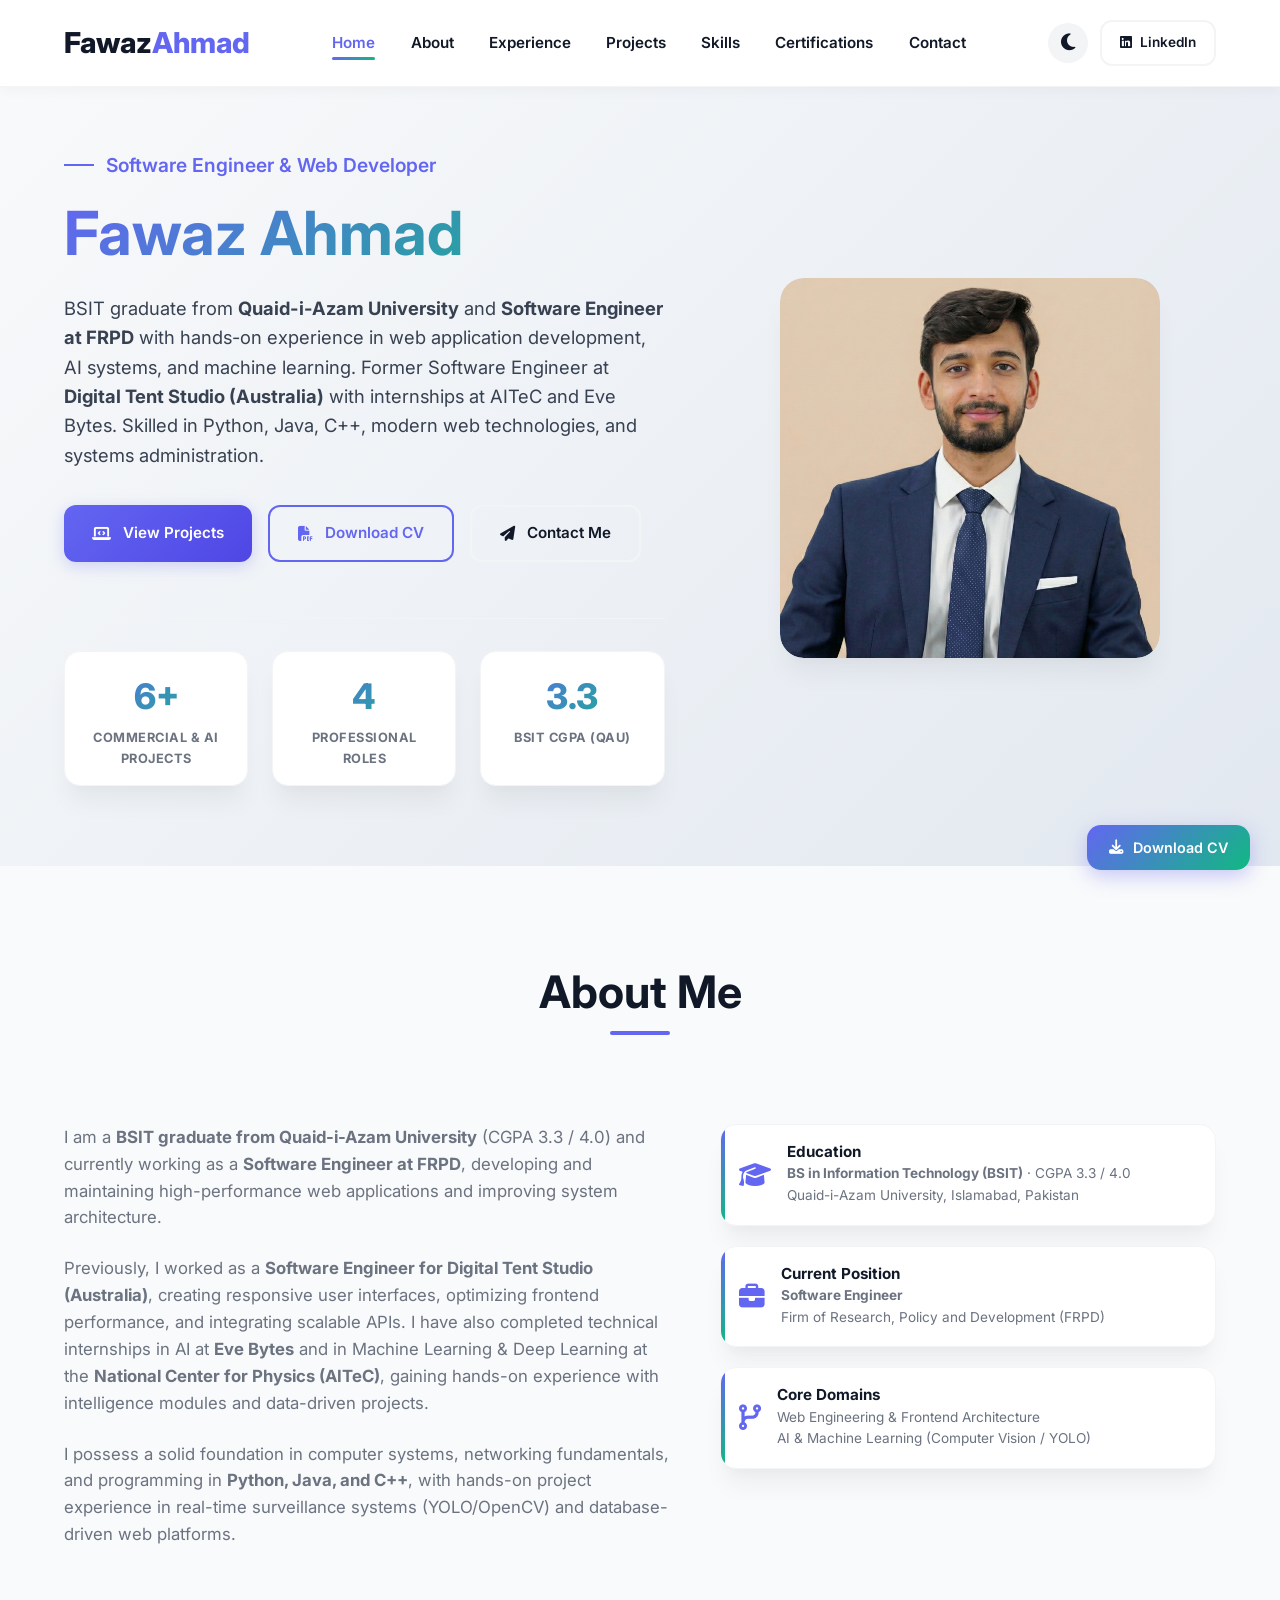
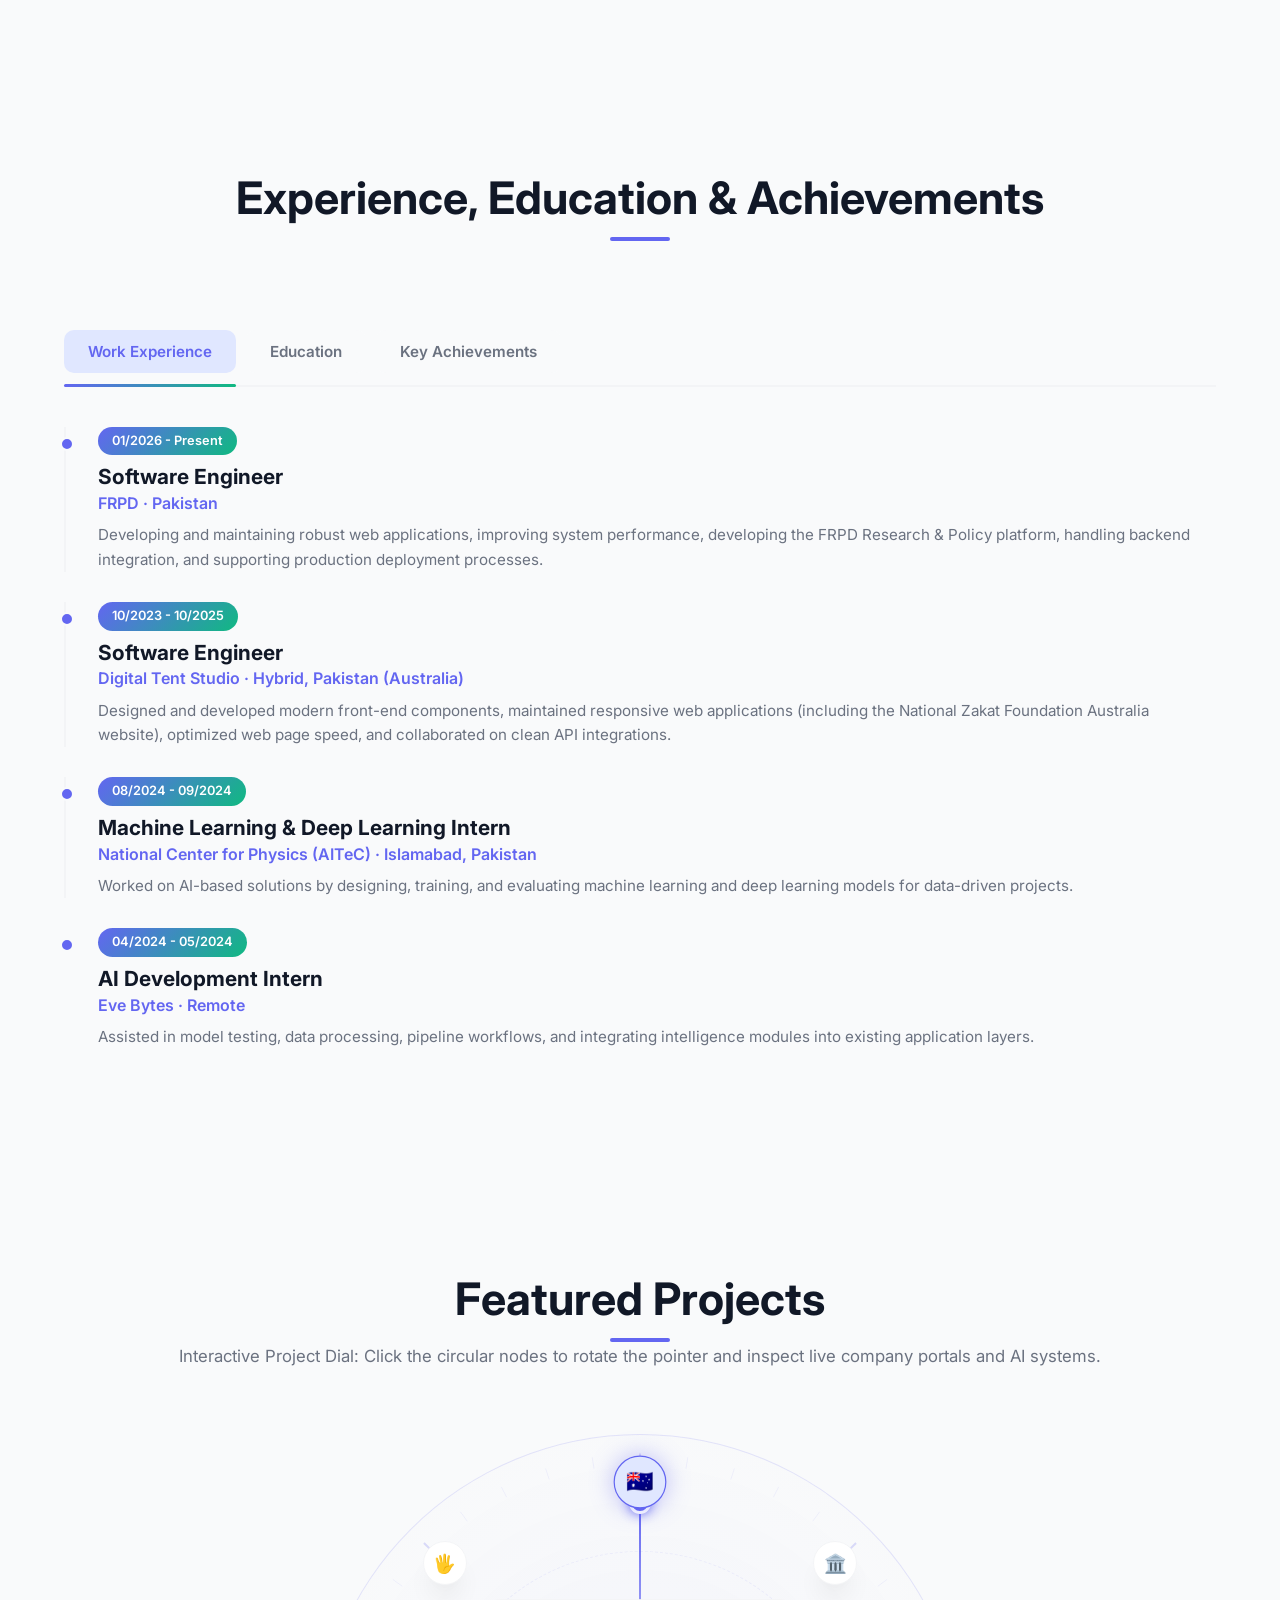
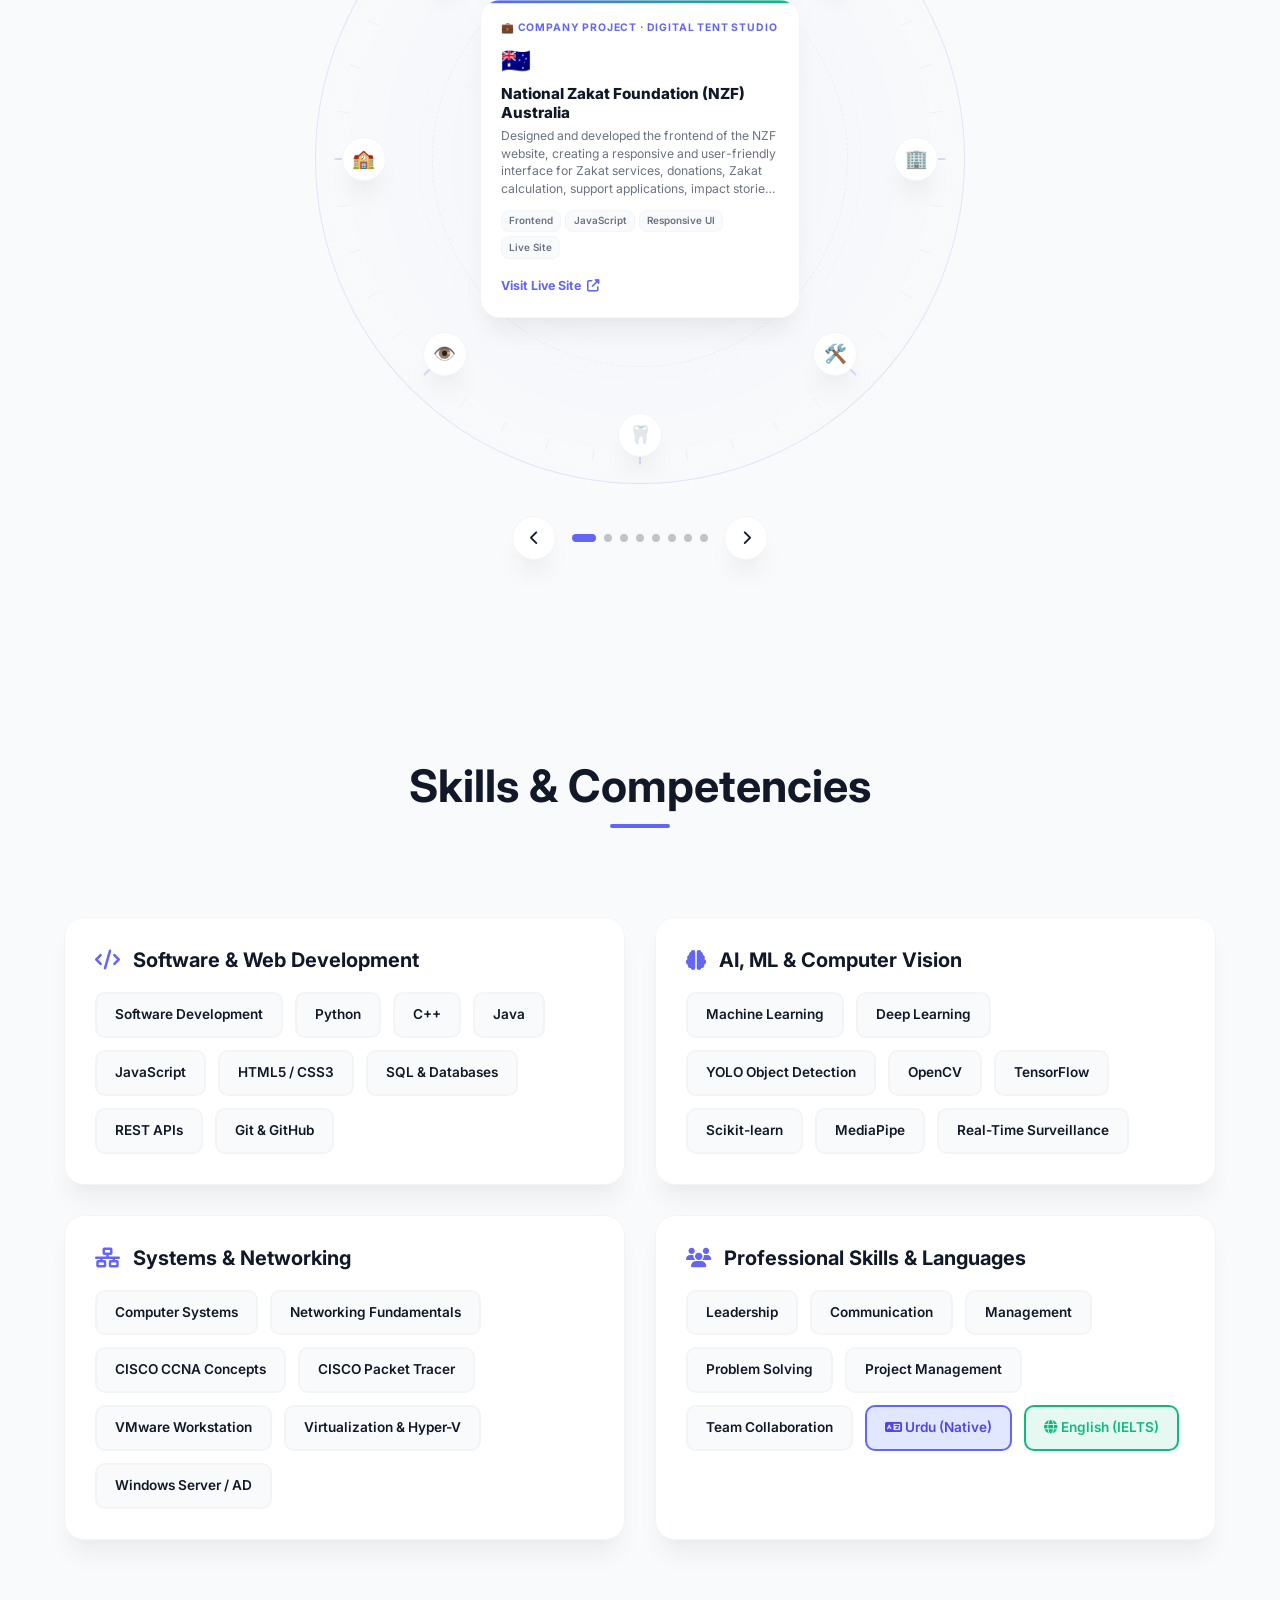
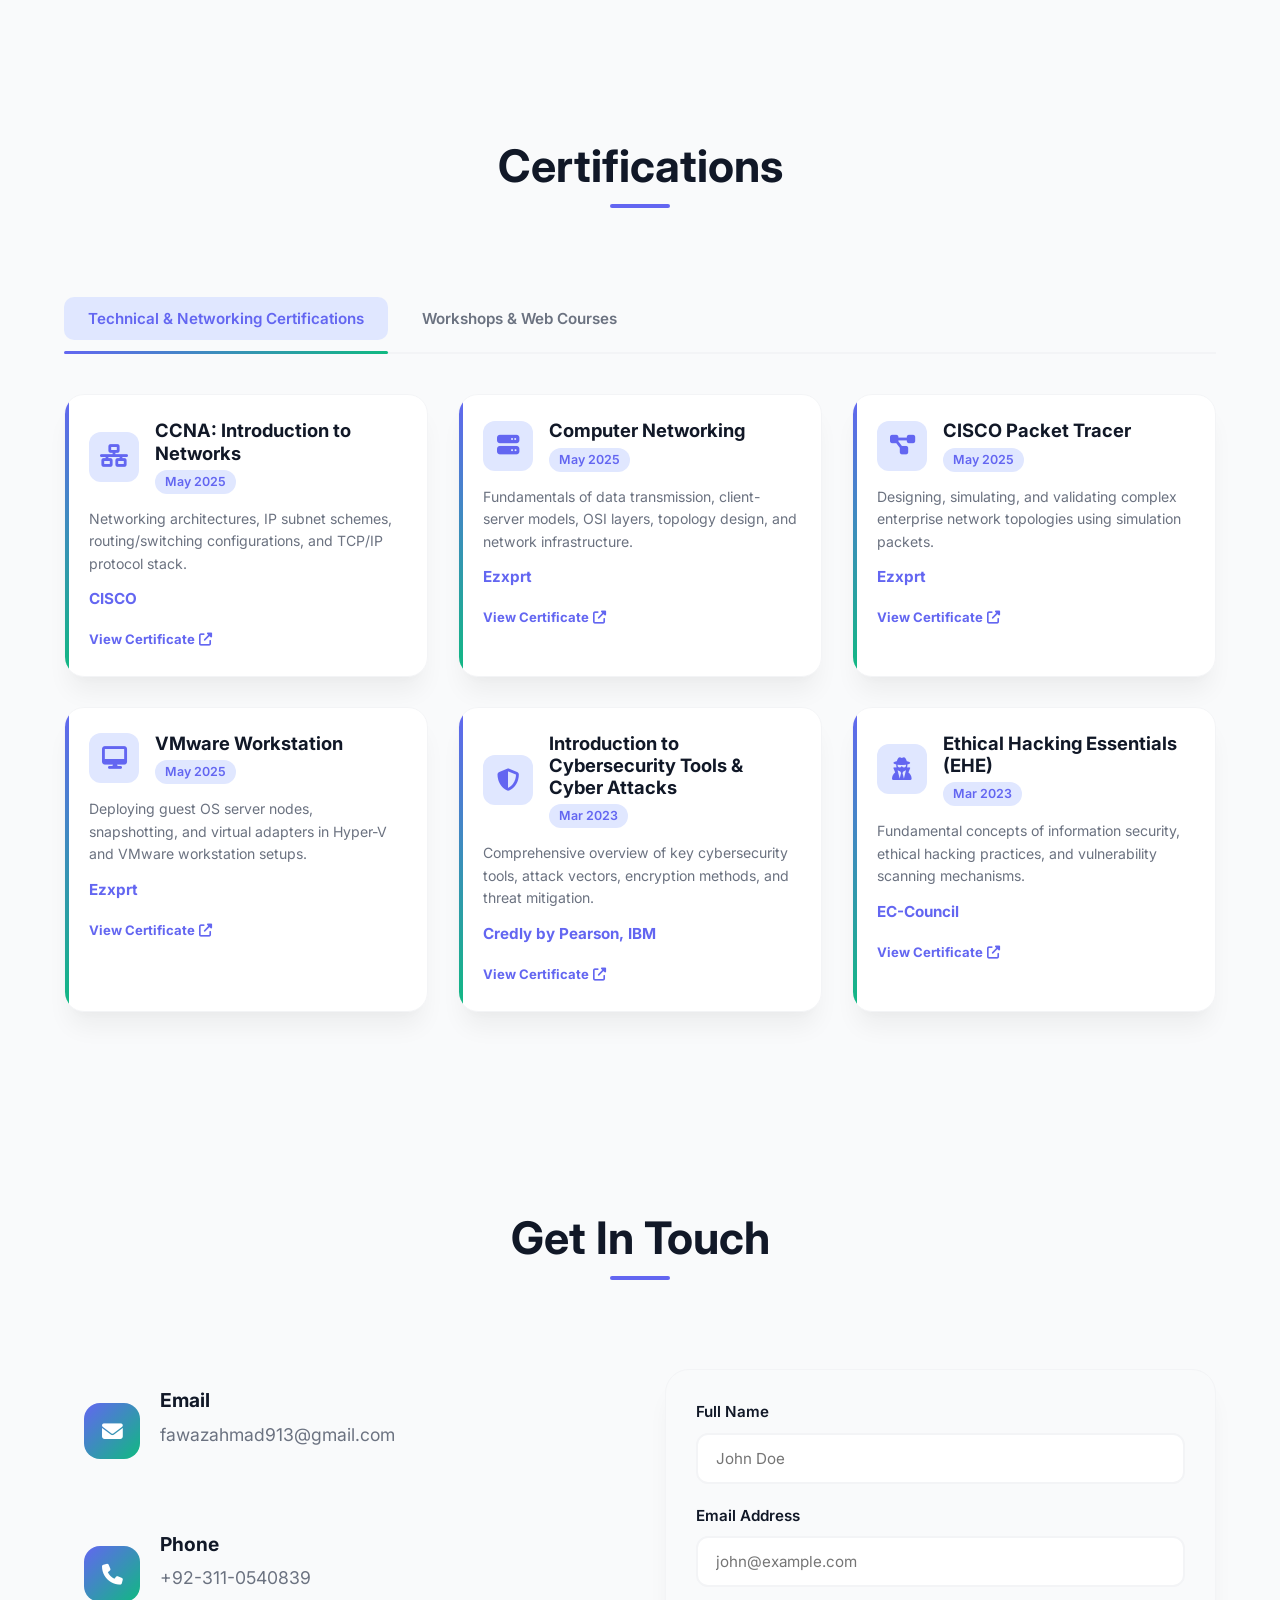
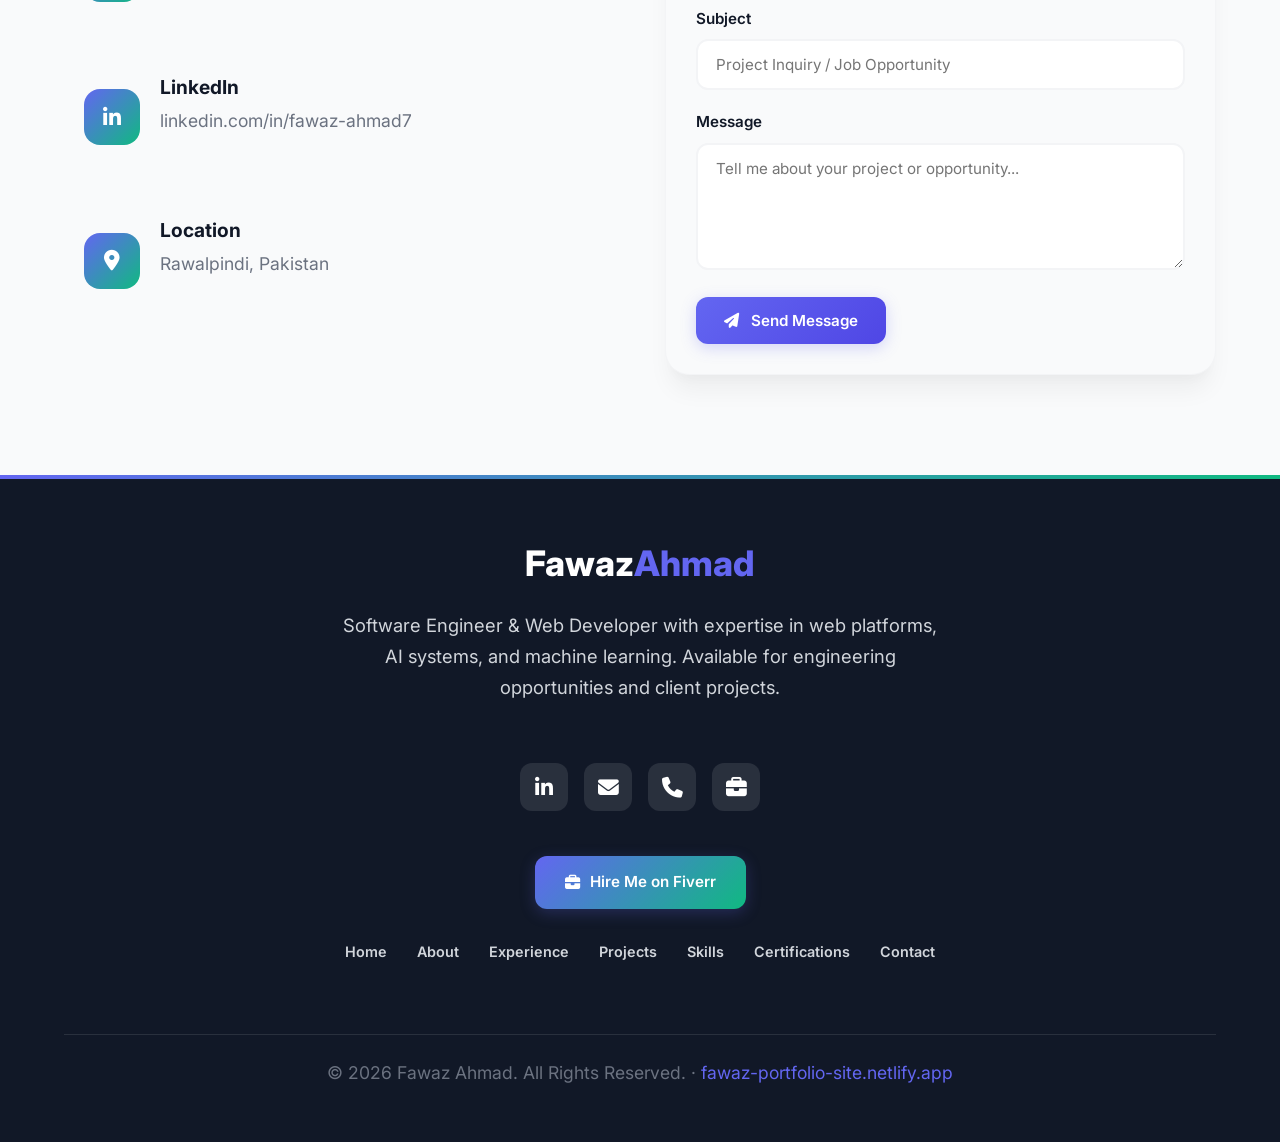
<file: index.html>
<!DOCTYPE html>
<html lang="en">
  <head>
    <meta charset="UTF-8" />
    <meta name="viewport" content="width=device-width, initial-scale=1.0" />
    <meta
      name="description"
      content="Portfolio of Fawaz Ahmad - Software Engineer & Web Developer with expertise in AI systems, machine learning, and web development. BSIT from Quaid-i-Azam University."
    />
    <meta
      name="keywords"
      content="Fawaz Ahmad, Software Engineer, Web Developer, AI Developer, Machine Learning, Python, JavaScript, FRPD, Digital Tent Studio, NZF Australia, Portfolio"
    />
    <meta name="author" content="Fawaz Ahmad" />
    <meta
      property="og:title"
      content="Fawaz Ahmad | Software Engineer & Web Developer"
    />
    <meta
      property="og:description"
      content="Portfolio of Fawaz Ahmad - Software Engineer & Web Developer specializing in Web Applications, AI Systems, and Machine Learning."
    />
    <meta property="og:type" content="website" />
    <meta name="robots" content="index, follow" />
    <meta name="theme-color" content="#6366f1" />

    <title>Fawaz Ahmad | Software Engineer & Web Developer</title>

    <!-- Preconnect for performance -->
    <link rel="preconnect" href="https://cdnjs.cloudflare.com" />
    <link rel="preconnect" href="https://fonts.googleapis.com" />
    <link rel="preconnect" href="https://fonts.gstatic.com" crossorigin />

    <!-- Favicon -->
    <link
      rel="icon"
      href="data:image/svg+xml,<svg xmlns=%22http://www.w3.org/2000/svg%22 viewBox=%220 0 100 100%22><text y=%22.9em%22 font-size=%2290%22>👨‍💻</text></svg>"
    />

    <!-- FontAwesome & Google Fonts -->
    <link
      rel="stylesheet"
      href="https://cdnjs.cloudflare.com/ajax/libs/font-awesome/6.4.0/css/all.min.css"
      integrity="sha512-iecdLmaskl7CVkqkXNQ/ZH/XLlvWZOJyj7Yy7tcenmpD1ypASozpmT/E0iPtmFIB46ZmdtAc9eNBvH0H/ZpiBw=="
      crossorigin="anonymous"
      referrerpolicy="no-referrer"
    />
    <link
      href="https://fonts.googleapis.com/css2?family=Inter:wght@300;400;500;600;700;800&family=Source+Code+Pro:wght@300;400;600&display=swap"
      rel="stylesheet"
      crossorigin="anonymous"
    />

    <link rel="stylesheet" href="style.css" />
  </head>
  <body>
    <!-- Skip to main content for accessibility -->
    <a href="#main-content" class="skip-link">Skip to main content</a>

    <!-- Header -->
    <header>
      <div class="container nav-container">
        <a href="#" class="logo" aria-label="Fawaz Ahmad Portfolio">Fawaz<span>Ahmad</span></a>
        
        <nav aria-label="Main navigation">
          <ul class="nav-links" id="navLinks">
            <li><a href="#home">Home</a></li>
            <li><a href="#about">About</a></li>
            <li><a href="#experience">Experience</a></li>
            <li><a href="#projects">Projects</a></li>
            <li><a href="#skills">Skills</a></li>
            <li><a href="#certifications">Certifications</a></li>
            <li><a href="#contact">Contact</a></li>
          </ul>
        </nav>

        <div class="nav-actions">
          <button
            id="themeToggle"
            class="theme-toggle"
            aria-label="Toggle dark/light theme"
          >
            <i class="fas fa-sun"></i>
            <i class="fas fa-moon"></i>
          </button>
          
          <a
            href="https://www.linkedin.com/in/fawaz-ahmad7/"
            target="_blank"
            rel="noopener noreferrer"
            class="btn btn-outline nav-linkedin-btn"
          >
            <i class="fab fa-linkedin"></i> <span>LinkedIn</span>
          </a>

          <button
            class="mobile-menu-btn"
            id="mobileMenuBtn"
            aria-label="Toggle mobile menu"
            aria-expanded="false"
          >
            <i class="fas fa-bars"></i>
          </button>
        </div>
      </div>
    </header>

    <!-- Main Content -->
    <main id="main-content">
      
      <!-- Floating CV Download Button (Bottom-Right) -->
      <div class="cv-download">
        <button class="cv-btn" id="downloadCvBtn" aria-label="Download CV">
          <i class="fas fa-download"></i>
          <span>Download CV</span>
        </button>
      </div>

      <!-- Hero Section -->
      <section class="hero" id="home">
        <div class="container hero-container">
          <div class="hero-content">
            <div class="hero-subtitle">Software Engineer & Web Developer</div>
            <h1>Fawaz Ahmad</h1>
            <p class="hero-description">
              BSIT graduate from <strong>Quaid-i-Azam University</strong> and <strong>Software Engineer at FRPD</strong> with hands-on experience in web application development, AI systems, and machine learning. Former Software Engineer at <strong>Digital Tent Studio (Australia)</strong> with internships at AITeC and Eve Bytes. Skilled in Python, Java, C++, modern web technologies, and systems administration.
            </p>
            <div class="hero-btns">
              <a href="#projects" class="btn btn-primary">
                <i class="fas fa-laptop-code"></i> View Projects
              </a>
              <a href="Fawaz'sCV.pdf" download="Fawaz_Ahmad_CV.pdf" class="btn btn-secondary">
                <i class="fas fa-file-pdf"></i> Download CV
              </a>
              <a href="#contact" class="btn btn-outline">
                <i class="fas fa-paper-plane"></i> Contact Me
              </a>
            </div>
            
            <div class="quick-stats">
              <div class="stat-item">
                <div class="stat-number">6+</div>
                <div class="stat-label">Commercial & AI Projects</div>
              </div>
              <div class="stat-item">
                <div class="stat-number">4</div>
                <div class="stat-label">Professional Roles</div>
              </div>
              <div class="stat-item">
                <div class="stat-number">3.3</div>
                <div class="stat-label">BSIT CGPA (QAU)</div>
              </div>
            </div>
          </div>
          
          <div class="hero-image">
            <div
              class="profile-img"
              id="profileImg"
              role="img"
              aria-label="Fawaz Ahmad profile picture"
            >
              <img
                src="Fawaz.jpg"
                alt="Fawaz Ahmad - Software Engineer"
                class="profile-photo"
                id="profilePhoto"
                loading="eager"
              />
              <i class="fas fa-user" id="profileIcon" aria-hidden="true"></i>
            </div>
          </div>
        </div>
      </section>

      <!-- About Section -->
      <section id="about" class="about">
        <div class="container">
          <div class="section-title">
            <h2>About Me</h2>
          </div>
          <div class="about-content">
            <div class="about-text">
              <p>
                I am a <strong>BSIT graduate from Quaid-i-Azam University</strong> (CGPA 3.3 / 4.0) and currently working as a <strong>Software Engineer at FRPD</strong>, developing and maintaining high-performance web applications and improving system architecture.
              </p>
              <p>
                Previously, I worked as a <strong>Software Engineer for Digital Tent Studio (Australia)</strong>, creating responsive user interfaces, optimizing frontend performance, and integrating scalable APIs. I have also completed technical internships in AI at <strong>Eve Bytes</strong> and in Machine Learning & Deep Learning at the <strong>National Center for Physics (AITeC)</strong>, gaining hands-on experience with intelligence modules and data-driven projects.
              </p>
              <p>
                I possess a solid foundation in computer systems, networking fundamentals, and programming in <strong>Python, Java, and C++</strong>, with hands-on project experience in real-time surveillance systems (YOLO/OpenCV) and database-driven web platforms.
              </p>
            </div>
            
            <div class="about-info">
              <div class="info-item">
                <i class="fas fa-graduation-cap"></i>
                <div>
                  <h4>Education</h4>
                  <p><strong>BS in Information Technology (BSIT)</strong> · CGPA 3.3 / 4.0</p>
                  <p>Quaid-i-Azam University, Islamabad, Pakistan</p>
                </div>
              </div>
              <div class="info-item">
                <i class="fas fa-briefcase"></i>
                <div>
                  <h4>Current Position</h4>
                  <p><strong>Software Engineer</strong></p>
                  <p>Firm of Research, Policy and Development (FRPD)</p>
                </div>
              </div>
              <div class="info-item">
                <i class="fas fa-code-branch"></i>
                <div>
                  <h4>Core Domains</h4>
                  <p>Web Engineering & Frontend Architecture</p>
                  <p>AI & Machine Learning (Computer Vision / YOLO)</p>
                </div>
              </div>
            </div>
          </div>
        </div>
      </section>

      <!-- Experience Section -->
      <section id="experience" class="experience">
        <div class="container">
          <div class="section-title">
            <h2>Experience, Education & Achievements</h2>
          </div>
          <div class="experience-tabs">
            <button class="tab-btn active" data-tab="work">Work Experience</button>
            <button class="tab-btn" data-tab="education">Education</button>
            <button class="tab-btn" data-tab="achievements">Key Achievements</button>
          </div>

          <!-- Work Experience Timeline -->
          <div class="tab-content active" id="work-content">
            <div class="timeline-item">
              <span class="timeline-date">01/2026 - Present</span>
              <h3>Software Engineer</h3>
              <h4>FRPD · Pakistan</h4>
              <p>
                Developing and maintaining robust web applications, improving system performance, developing the FRPD Research & Policy platform, handling backend integration, and supporting production deployment processes.
              </p>
            </div>
            <div class="timeline-item">
              <span class="timeline-date">10/2023 - 10/2025</span>
              <h3>Software Engineer</h3>
              <h4>Digital Tent Studio · Hybrid, Pakistan (Australia)</h4>
              <p>
                Designed and developed modern front-end components, maintained responsive web applications (including the National Zakat Foundation Australia website), optimized web page speed, and collaborated on clean API integrations.
              </p>
            </div>
            <div class="timeline-item">
              <span class="timeline-date">08/2024 - 09/2024</span>
              <h3>Machine Learning & Deep Learning Intern</h3>
              <h4>National Center for Physics (AITeC) · Islamabad, Pakistan</h4>
              <p>
                Worked on AI-based solutions by designing, training, and evaluating machine learning and deep learning models for data-driven projects.
              </p>
            </div>
            <div class="timeline-item">
              <span class="timeline-date">04/2024 - 05/2024</span>
              <h3>AI Development Intern</h3>
              <h4>Eve Bytes · Remote</h4>
              <p>
                Assisted in model testing, data processing, pipeline workflows, and integrating intelligence modules into existing application layers.
              </p>
            </div>
          </div>

          <!-- Education Timeline -->
          <div class="tab-content" id="education-content">
            <div class="timeline-item">
              <span class="timeline-date">09/2021 – 08/2025</span>
              <h3>Bachelor of Science in Information Technology (BSIT)</h3>
              <h4>Quaid-i-Azam University · Islamabad, Pakistan | CGPA 3.3 / 4.0</h4>
              <p>
                Graduated with a 3.3 / 4.0 CGPA. Completed academic coursework in Software Engineering, Database Systems, Computer Networks, Cisco Routing & Switching, Server Administration (Hyper-V / VMware / Active Directory), and Machine Learning.
              </p>
            </div>
          </div>

          <!-- Achievements Timeline -->
          <div class="tab-content" id="achievements-content">
            <div class="timeline-item">
              <span class="timeline-date">Project Competition</span>
              <h3>Certificate of Participation — NUST EME</h3>
              <h4>National University of Sciences & Technology (NUST EME)</h4>
              <p>
                Presented an academic software project at a competitive software exhibition hosted by NUST EME, demonstrating technical implementation, systems engineering, and practical applications.
              </p>
            </div>
            <div class="timeline-item">
              <span class="timeline-date">Organizing & Leadership</span>
              <h3>Certificate of Appreciation — Open House Organizer</h3>
              <h4>Institute of Information Technology, Quaid-i-Azam University</h4>
              <p>
                Actively participated in planning, managing, and organizing the event "Open House for Final Year Students" at the Institute of Information Technology, QAU.
              </p>
            </div>
            <div class="timeline-item">
              <span class="timeline-date">Technical Workshop</span>
              <h3>International Workshop on Microsoft Technologies</h3>
              <h4>Quaid-i-Azam University</h4>
              <p>
                Organized and managed the MicrosoftPak-Finland Capacity Building Initiative (Phase-1) international workshop at Quaid-i-Azam University, fostering technical skill acquisition and community engagement.
              </p>
            </div>
          </div>
        </div>
      </section>

      <!-- Projects Section (Clock Carousel) -->
      <section id="projects" class="projects">
        <div class="container">
          <div class="section-title">
            <h2>Featured Projects</h2>
            <p style="color:var(--gray); font-size: 1.05rem; margin-top: -1.5rem; margin-bottom: 2rem; text-align: center;">
              Interactive Project Dial: Click the circular nodes to rotate the pointer and inspect live company portals and AI systems.
            </p>
          </div>

          <div class="carousel-wrap">
            <div class="clock-stage" id="clockStage">
              <!-- Outer border ring -->
              <div class="clock-ring"></div>
              <!-- Inner dashed ring -->
              <div class="clock-ring-inner"></div>
              <!-- Ticks canvas -->
              <canvas id="clockTicksCanvas" class="clock-ticks-canvas"></canvas>
              <!-- Center pin -->
              <div class="clock-center"></div>
              <!-- Pointer hand -->
              <div class="clock-hand" id="clockHand"></div>

              <!-- Active Project Card (Centered) -->
              <div class="proj-active-card pac-fade" id="activeCard">
                <!-- Dynamically populated from JS -->
              </div>
            </div>

            <!-- Hidden Track with projects data template for JS -->
            <div class="projects-track-hidden" id="projectsTrack">
              <!-- 1. NZF Australia -->
              <div class="proj-card">
                <div class="proj-type">💼 Company Project · Digital Tent Studio</div>
                <div class="proj-icon">🇦🇺</div>
                <div class="proj-name">National Zakat Foundation (NZF) Australia</div>
                <div class="proj-desc">Designed and developed the frontend of the NZF website, creating a responsive and user-friendly interface for Zakat services, donations, Zakat calculation, support applications, impact stories, and organizational information.</div>
                <div class="proj-tags">
                  <span class="proj-tag">Frontend</span>
                  <span class="proj-tag">JavaScript</span>
                  <span class="proj-tag">Responsive UI</span>
                  <span class="proj-tag">Live Site</span>
                </div>
                <a href="https://nzf.org.au" target="_blank" rel="noopener noreferrer" class="proj-link">Visit Live Site <i class="fas fa-external-link-alt"></i></a>
              </div>
              <!-- 2. FRPD Platform -->
              <div class="proj-card">
                <div class="proj-type">💼 Company Project · FRPD</div>
                <div class="proj-icon">🏛️</div>
                <div class="proj-name">FRPD Research & Policy Platform</div>
                <div class="proj-desc">A professional web platform developed for FRPD to showcase research, policy initiatives, training programs, projects, publications, and organizational information through a structured and responsive interface.</div>
                <div class="proj-tags">
                  <span class="proj-tag">Web Platform</span>
                  <span class="proj-tag">Policy & Research</span>
                  <span class="proj-tag">Full Stack</span>
                  <span class="proj-tag">Live Site</span>
                </div>
                <a href="https://frpd.pk" target="_blank" rel="noopener noreferrer" class="proj-link">Visit Live Site <i class="fas fa-external-link-alt"></i></a>
              </div>
              <!-- 3. Al Kyanat -->
              <div class="proj-card">
                <div class="proj-type">💼 Company Project · Saudi Arabia</div>
                <div class="proj-icon">🏢</div>
                <div class="proj-name">Al Kyanat Corporate Website</div>
                <div class="proj-desc">A responsive corporate website developed for Al Kyanat to showcase its business activities, company profile, services, and corporate information through a professional online presence.</div>
                <div class="proj-tags">
                  <span class="proj-tag">Corporate Portal</span>
                  <span class="proj-tag">Responsive Web</span>
                  <span class="proj-tag">UI/UX</span>
                  <span class="proj-tag">Live Site</span>
                </div>
                <a href="https://alkyanat-almushtarika.com" target="_blank" rel="noopener noreferrer" class="proj-link">Visit Live Site <i class="fas fa-external-link-alt"></i></a>
              </div>
              <!-- 4. City Sahulat -->
              <div class="proj-card">
                <div class="proj-type">💼 Company Project</div>
                <div class="proj-icon">🛠️</div>
                <div class="proj-name">City Sahulat Services Platform</div>
                <div class="proj-desc">A web-based home services platform developed for City Sahulat, allowing customers to explore available household services and access service-related information through an easy-to-use interface.</div>
                <div class="proj-tags">
                  <span class="proj-tag">Home Services</span>
                  <span class="proj-tag">Web Platform</span>
                  <span class="proj-tag">UI Design</span>
                  <span class="proj-tag">Live Site</span>
                </div>
                <a href="https://citysahulat.com" target="_blank" rel="noopener noreferrer" class="proj-link">Visit Live Site <i class="fas fa-external-link-alt"></i></a>
              </div>
              <!-- 5. The Distinct Dentistry -->
              <div class="proj-card">
                <div class="proj-type">💼 Company Project</div>
                <div class="proj-icon">🦷</div>
                <div class="proj-name">The Distinct Dentistry Website</div>
                <div class="proj-desc">A responsive dental clinic website developed to showcase dental services, clinic information, and contact details, providing patients with an accessible platform to explore available treatments and contact the clinic.</div>
                <div class="proj-tags">
                  <span class="proj-tag">Healthcare Web</span>
                  <span class="proj-tag">Responsive</span>
                  <span class="proj-tag">Clinic Portal</span>
                  <span class="proj-tag">Live Site</span>
                </div>
                <a href="https://thedistinctdentistry.com" target="_blank" rel="noopener noreferrer" class="proj-link">Visit Live Site <i class="fas fa-external-link-alt"></i></a>
              </div>
              <!-- 6. YOLO Final Year Project -->
              <div class="proj-card">
                <div class="proj-type">🎓 Final Year Project · AI & Vision</div>
                <div class="proj-icon">👁️</div>
                <div class="proj-name">Real Time Suspicious Activity Detection</div>
                <div class="proj-desc">A Python-based Suspicious Activity Detection System using YOLO pre-trained models to detect harmful behaviors (Gun, Fighting etc) in real-time video feeds and uploaded footage. It sends alerts, logs incidents, and supports multiple camera feeds.</div>
                <div class="proj-tags">
                  <span class="proj-tag">Python</span>
                  <span class="proj-tag">YOLO</span>
                  <span class="proj-tag">OpenCV</span>
                  <span class="proj-tag">Computer Vision</span>
                </div>
                <a href="#contact" class="proj-link">Request Demo <i class="fas fa-arrow-right"></i></a>
              </div>
              <!-- 7. University Management System -->
              <div class="proj-card">
                <div class="proj-type">🏫 Flask & SQL · University Portal</div>
                <div class="proj-icon">🏫</div>
                <div class="proj-name">University Management System</div>
                <div class="proj-desc">A comprehensive Flask-based multi-tenant university portal supporting 5 roles (Student, Teacher, Staff, HOD, Admin) with granular permissions. Manages the academic lifecycle from enrollment to reporting with notifications.</div>
                <div class="proj-tags">
                  <span class="proj-tag">Flask</span>
                  <span class="proj-tag">SQL</span>
                  <span class="proj-tag">RBAC</span>
                  <span class="proj-tag">Multi-Tenant</span>
                </div>
                <a href="#contact" class="proj-link">Request Demo <i class="fas fa-arrow-right"></i></a>
              </div>
              <!-- 8. Gesture Brightness Control -->
              <div class="proj-card">
                <div class="proj-type">🖐️ MediaPipe & OpenCV · Real-Time Control</div>
                <div class="proj-icon">🖐️</div>
                <div class="proj-name">Gesture Brightness Control</div>
                <div class="proj-desc">Used MediaPipe and OpenCV to create a gesture-controlled system that adjusts screen brightness in real-time based on hand gesture tracking.</div>
                <div class="proj-tags">
                  <span class="proj-tag">MediaPipe</span>
                  <span class="proj-tag">OpenCV</span>
                  <span class="proj-tag">Python</span>
                </div>
                <a href="#contact" class="proj-link">Request Demo <i class="fas fa-arrow-right"></i></a>
              </div>
            </div>

            <!-- Carousel navigation -->
            <div class="carousel-nav">
              <button class="car-btn" onclick="clockMove(-1)" aria-label="Previous Project">
                <i class="fas fa-chevron-left"></i>
              </button>
              <div class="car-dots" id="carDots"></div>
              <button class="car-btn" onclick="clockMove(1)" aria-label="Next Project">
                <i class="fas fa-chevron-right"></i>
              </button>
            </div>
          </div>
        </div>
      </section>

      <!-- Skills Section -->
      <section id="skills" class="skills">
        <div class="container">
          <div class="section-title">
            <h2>Skills & Competencies</h2>
          </div>
          <div class="skills-container">
            <!-- 1. Technical & Software Development -->
            <div class="skill-category">
              <h3><i class="fas fa-code" style="color:var(--primary); margin-right:8px;"></i> Software & Web Development</h3>
              <div class="skill-list">
                <div class="skill-item">Software Development</div>
                <div class="skill-item">Python</div>
                <div class="skill-item">C++</div>
                <div class="skill-item">Java</div>
                <div class="skill-item">JavaScript</div>
                <div class="skill-item">HTML5 / CSS3</div>
                <div class="skill-item">SQL & Databases</div>
                <div class="skill-item">REST APIs</div>
                <div class="skill-item">Git & GitHub</div>
              </div>
            </div>

            <!-- 2. AI, Machine Learning & Vision -->
            <div class="skill-category">
              <h3><i class="fas fa-brain" style="color:var(--primary); margin-right:8px;"></i> AI, ML & Computer Vision</h3>
              <div class="skill-list">
                <div class="skill-item">Machine Learning</div>
                <div class="skill-item">Deep Learning</div>
                <div class="skill-item">YOLO Object Detection</div>
                <div class="skill-item">OpenCV</div>
                <div class="skill-item">TensorFlow</div>
                <div class="skill-item">Scikit-learn</div>
                <div class="skill-item">MediaPipe</div>
                <div class="skill-item">Real-Time Surveillance</div>
              </div>
            </div>

            <!-- 3. Systems, Networking & Virtualization -->
            <div class="skill-category">
              <h3><i class="fas fa-network-wired" style="color:var(--primary); margin-right:8px;"></i> Systems & Networking</h3>
              <div class="skill-list">
                <div class="skill-item">Computer Systems</div>
                <div class="skill-item">Networking Fundamentals</div>
                <div class="skill-item">CISCO CCNA Concepts</div>
                <div class="skill-item">CISCO Packet Tracer</div>
                <div class="skill-item">VMware Workstation</div>
                <div class="skill-item">Virtualization & Hyper-V</div>
                <div class="skill-item">Windows Server / AD</div>
              </div>
            </div>

            <!-- 4. Soft Skills & Languages -->
            <div class="skill-category">
              <h3><i class="fas fa-users" style="color:var(--primary); margin-right:8px;"></i> Professional Skills & Languages</h3>
              <div class="skill-list">
                <div class="skill-item">Leadership</div>
                <div class="skill-item">Communication</div>
                <div class="skill-item">Management</div>
                <div class="skill-item">Problem Solving</div>
                <div class="skill-item">Project Management</div>
                <div class="skill-item">Team Collaboration</div>
                <div class="skill-item" style="border-color: var(--primary); background: var(--primary-light); color: var(--primary-dark);">
                  <i class="fas fa-language"></i> Urdu (Native)
                </div>
                <div class="skill-item" style="border-color: var(--accent); background: rgba(16, 185, 129, 0.1); color: var(--accent);">
                  <i class="fas fa-globe"></i> English (IELTS)
                </div>
              </div>
            </div>
          </div>
        </div>
      </section>

      <!-- Certifications Section -->
      <section id="certifications" class="certifications">
        <div class="container">
          <div class="section-title">
            <h2>Certifications</h2>
          </div>

          <div class="experience-tabs">
            <button class="tab-btn active" data-tab="technical-certs">Technical & Networking Certifications</button>
            <button class="tab-btn" data-tab="workshops-courses">Workshops & Web Courses</button>
          </div>

          <!-- Technical & Networking Certifications Tab -->
          <div class="tab-content active" id="technical-certs-content">
            <div class="certifications-grid">
              <!-- CCNA -->
              <div class="certification-card">
                <div class="cert-header">
                  <div class="cert-icon"><i class="fas fa-network-wired"></i></div>
                  <div>
                    <h3>CCNA: Introduction to Networks</h3>
                    <span class="cert-date">May 2025</span>
                  </div>
                </div>
                <p>Networking architectures, IP subnet schemes, routing/switching configurations, and TCP/IP protocol stack.</p>
                <div class="cert-provider">CISCO</div>
                <div class="certificate-link" style="margin-top: 15px;">
                  <a href="https://drive.google.com/drive/folders/1onVU3PnOjUgRbx2ORAL0BiPyVLSFprOl?usp=drive_link" target="_blank" rel="noopener">
                    View Certificate <i class="fas fa-external-link-alt"></i>
                  </a>
                </div>
              </div>

              <!-- Computer Networking -->
              <div class="certification-card">
                <div class="cert-header">
                  <div class="cert-icon"><i class="fas fa-server"></i></div>
                  <div>
                    <h3>Computer Networking</h3>
                    <span class="cert-date">May 2025</span>
                  </div>
                </div>
                <p>Fundamentals of data transmission, client-server models, OSI layers, topology design, and network infrastructure.</p>
                <div class="cert-provider">Ezxprt</div>
                <div class="certificate-link" style="margin-top: 15px;">
                  <a href="https://drive.google.com/drive/folders/1onVU3PnOjUgRbx2ORAL0BiPyVLSFprOl?usp=drive_link" target="_blank" rel="noopener">
                    View Certificate <i class="fas fa-external-link-alt"></i>
                  </a>
                </div>
              </div>

              <!-- Cisco Packet Tracer -->
              <div class="certification-card">
                <div class="cert-header">
                  <div class="cert-icon"><i class="fas fa-project-diagram"></i></div>
                  <div>
                    <h3>CISCO Packet Tracer</h3>
                    <span class="cert-date">May 2025</span>
                  </div>
                </div>
                <p>Designing, simulating, and validating complex enterprise network topologies using simulation packets.</p>
                <div class="cert-provider">Ezxprt</div>
                <div class="certificate-link" style="margin-top: 15px;">
                  <a href="https://drive.google.com/drive/folders/1onVU3PnOjUgRbx2ORAL0BiPyVLSFprOl?usp=drive_link" target="_blank" rel="noopener">
                    View Certificate <i class="fas fa-external-link-alt"></i>
                  </a>
                </div>
              </div>

              <!-- VMware Workstation -->
              <div class="certification-card">
                <div class="cert-header">
                  <div class="cert-icon"><i class="fas fa-desktop"></i></div>
                  <div>
                    <h3>VMware Workstation</h3>
                    <span class="cert-date">May 2025</span>
                  </div>
                </div>
                <p>Deploying guest OS server nodes, snapshotting, and virtual adapters in Hyper-V and VMware workstation setups.</p>
                <div class="cert-provider">Ezxprt</div>
                <div class="certificate-link" style="margin-top: 15px;">
                  <a href="https://drive.google.com/drive/folders/1onVU3PnOjUgRbx2ORAL0BiPyVLSFprOl?usp=drive_link" target="_blank" rel="noopener">
                    View Certificate <i class="fas fa-external-link-alt"></i>
                  </a>
                </div>
              </div>

              <!-- IBM Cybersecurity Tools -->
              <div class="certification-card">
                <div class="cert-header">
                  <div class="cert-icon"><i class="fas fa-shield-alt"></i></div>
                  <div>
                    <h3>Introduction to Cybersecurity Tools & Cyber Attacks</h3>
                    <span class="cert-date">Mar 2023</span>
                  </div>
                </div>
                <p>Comprehensive overview of key cybersecurity tools, attack vectors, encryption methods, and threat mitigation.</p>
                <div class="cert-provider">Credly by Pearson, IBM</div>
                <div class="certificate-link" style="margin-top: 15px;">
                  <a href="https://drive.google.com/drive/folders/1HNJyuGa7X8BGhvyGqB62KSmaf2tzu-ez?usp=drive_link" target="_blank" rel="noopener">
                    View Certificate <i class="fas fa-external-link-alt"></i>
                  </a>
                </div>
              </div>

              <!-- Ethical Hacking Essentials -->
              <div class="certification-card">
                <div class="cert-header">
                  <div class="cert-icon"><i class="fas fa-user-secret"></i></div>
                  <div>
                    <h3>Ethical Hacking Essentials (EHE)</h3>
                    <span class="cert-date">Mar 2023</span>
                  </div>
                </div>
                <p>Fundamental concepts of information security, ethical hacking practices, and vulnerability scanning mechanisms.</p>
                <div class="cert-provider">EC-Council</div>
                <div class="certificate-link" style="margin-top: 15px;">
                  <a href="https://drive.google.com/drive/folders/1HNJyuGa7X8BGhvyGqB62KSmaf2tzu-ez?usp=drive_link" target="_blank" rel="noopener">
                    View Certificate <i class="fas fa-external-link-alt"></i>
                  </a>
                </div>
              </div>
            </div>
          </div>

          <!-- Workshops & Online Courses Tab -->
          <div class="tab-content" id="workshops-courses-content">
            <div class="certifications-grid">
              <!-- Microsoft Workshop -->
              <div class="certification-card">
                <div class="cert-header">
                  <div class="cert-icon"><i class="fab fa-microsoft"></i></div>
                  <div>
                    <h3>International Workshop on Microsoft Technologies</h3>
                    <span class="cert-date">Jan 2025</span>
                  </div>
                </div>
                <p>MicrosoftPak-Finland Capacity Building Initiative (Phase-1) held at Quaid-i-Azam University, Islamabad.</p>
                <div class="cert-provider">Microsoft & QAU</div>
                <div class="certificate-link" style="margin-top: 15px;">
                  <a href="https://drive.google.com/drive/folders/1HNJyuGa7X8BGhvyGqB62KSmaf2tzu-ez?usp=drive_link" target="_blank" rel="noopener">
                    View Details <i class="fas fa-external-link-alt"></i>
                  </a>
                </div>
              </div>

              <!-- Advanced JavaScript -->
              <div class="certification-card">
                <div class="cert-header">
                  <div class="cert-icon"><i class="fab fa-js-square"></i></div>
                  <div>
                    <h3>Advanced JavaScript</h3>
                    <span class="cert-date">Aug 2025</span>
                  </div>
                </div>
                <p>Advanced asynchronous programming, functional patterns, and modern ES6+ web development techniques.</p>
                <div class="cert-provider">Scrimba</div>
                <div class="certificate-link" style="margin-top: 15px;">
                  <a href="https://drive.google.com/drive/folders/1HNJyuGa7X8BGhvyGqB62KSmaf2tzu-ez?usp=drive_link" target="_blank" rel="noopener">
                    View Certificate <i class="fas fa-external-link-alt"></i>
                  </a>
                </div>
              </div>

              <!-- Intro to AI Concepts -->
              <div class="certification-card">
                <div class="cert-header">
                  <div class="cert-icon"><i class="fas fa-robot"></i></div>
                  <div>
                    <h3>Introduction to AI Concepts</h3>
                    <span class="cert-date">Jul 2025</span>
                  </div>
                </div>
                <p>Fundamental concepts of artificial intelligence, deep learning architectures, and machine learning principles.</p>
                <div class="cert-provider">Microsoft</div>
                <div class="certificate-link" style="margin-top: 15px;">
                  <a href="https://drive.google.com/drive/folders/1HNJyuGa7X8BGhvyGqB62KSmaf2tzu-ez?usp=drive_link" target="_blank" rel="noopener">
                    View Certificate <i class="fas fa-external-link-alt"></i>
                  </a>
                </div>
              </div>

              <!-- Tailwind CSS -->
              <div class="certification-card">
                <div class="cert-header">
                  <div class="cert-icon"><i class="fas fa-palette"></i></div>
                  <div>
                    <h3>Tailwind CSS Course</h3>
                    <span class="cert-date">Feb 2025</span>
                  </div>
                </div>
                <p>Mastering utility-first layouts, responsive design structures, and modern styled UI grids with Tailwind CSS.</p>
                <div class="cert-provider">Scrimba</div>
                <div class="certificate-link" style="margin-top: 15px;">
                  <a href="https://drive.google.com/drive/folders/1HNJyuGa7X8BGhvyGqB62KSmaf2tzu-ez?usp=drive_link" target="_blank" rel="noopener">
                    View Certificate <i class="fas fa-external-link-alt"></i>
                  </a>
                </div>
              </div>

              <!-- Manage Repo Changes via PR -->
              <div class="certification-card">
                <div class="cert-header">
                  <div class="cert-icon"><i class="fab fa-github"></i></div>
                  <div>
                    <h3>Manage Repo Changes via PR</h3>
                    <span class="cert-date">Aug 2024</span>
                  </div>
                </div>
                <p>Version control, branch protection workflows, and pull request collaboration structures on GitHub.</p>
                <div class="cert-provider">Microsoft</div>
                <div class="certificate-link" style="margin-top: 15px;">
                  <a href="https://drive.google.com/drive/folders/1HNJyuGa7X8BGhvyGqB62KSmaf2tzu-ez?usp=drive_link" target="_blank" rel="noopener">
                    View Certificate <i class="fas fa-external-link-alt"></i>
                  </a>
                </div>
              </div>
            </div>
          </div>
        </div>
      </section>

      <!-- Contact Section -->
      <section id="contact" class="contact">
        <div class="container">
          <div class="section-title">
            <h2>Get In Touch</h2>
          </div>
          <div class="contact-container">
            <div class="contact-info">
              <div class="contact-item">
                <div class="contact-icon">
                  <i class="fas fa-envelope"></i>
                </div>
                <div>
                  <h4>Email</h4>
                  <p><a href="mailto:fawazahmad913@gmail.com">fawazahmad913@gmail.com</a></p>
                </div>
              </div>
              <div class="contact-item">
                <div class="contact-icon">
                  <i class="fas fa-phone"></i>
                </div>
                <div>
                  <h4>Phone</h4>
                  <p><a href="tel:+923110540839">+92-311-0540839</a></p>
                </div>
              </div>
              <div class="contact-item">
                <div class="contact-icon">
                  <i class="fab fa-linkedin-in"></i>
                </div>
                <div>
                  <h4>LinkedIn</h4>
                  <p><a href="https://www.linkedin.com/in/fawaz-ahmad7/" target="_blank" rel="noopener noreferrer">linkedin.com/in/fawaz-ahmad7</a></p>
                </div>
              </div>
              <div class="contact-item">
                <div class="contact-icon">
                  <i class="fas fa-map-marker-alt"></i>
                </div>
                <div>
                  <h4>Location</h4>
                  <p>Rawalpindi, Pakistan</p>
                </div>
              </div>
            </div>

            <div class="contact-form">
              <form id="contactForm" onsubmit="event.preventDefault(); sendContactForm();">
                <div class="form-group">
                  <label for="name">Full Name</label>
                  <input type="text" id="name" name="name" placeholder="John Doe" required />
                </div>
                <div class="form-group">
                  <label for="email">Email Address</label>
                  <input type="email" id="email" name="email" placeholder="john@example.com" required />
                </div>
                <div class="form-group">
                  <label for="subject">Subject</label>
                  <input type="text" id="subject" name="subject" placeholder="Project Inquiry / Job Opportunity" required />
                </div>
                <div class="form-group">
                  <label for="message">Message</label>
                  <textarea
                    id="message"
                    name="message"
                    rows="5"
                    placeholder="Tell me about your project or opportunity..."
                    required
                  ></textarea>
                </div>
                <button type="submit" class="btn btn-primary">
                  <i class="fas fa-paper-plane"></i> Send Message
                </button>
              </form>
            </div>
          </div>
        </div>
      </section>
    </main>

    <!-- Footer -->
    <footer>
      <div class="container footer-container">
        <a href="#" class="footer-logo" aria-label="Fawaz Ahmad Portfolio">Fawaz<span>Ahmad</span></a>
        <p class="footer-tagline">
          Software Engineer & Web Developer with expertise in web platforms, AI systems, and machine learning.
          Available for engineering opportunities and client projects.
        </p>

        <div class="social-links">
          <a
            href="https://www.linkedin.com/in/fawaz-ahmad7/"
            target="_blank"
            rel="noopener noreferrer"
            class="social-link"
            aria-label="LinkedIn profile"
          >
            <i class="fab fa-linkedin-in"></i>
          </a>
          <a
            href="mailto:fawazahmad913@gmail.com"
            class="social-link"
            aria-label="Send email"
          >
            <i class="fas fa-envelope"></i>
          </a>
          <a
            href="tel:+923110540839"
            class="social-link"
            aria-label="Call phone"
          >
            <i class="fas fa-phone"></i>
          </a>
          <a
            href="https://www.fiverr.com/fawaz03/buying?source=avatar_menu_profile"
            target="_blank"
            rel="noopener noreferrer"
            class="social-link"
            aria-label="Fiverr profile"
          >
            <i class="fas fa-briefcase"></i>
          </a>
        </div>

        <a
          href="https://www.fiverr.com/fawaz03/buying?source=avatar_menu_profile"
          target="_blank"
          rel="noopener noreferrer"
          class="hire-me-btn"
        >
          <i class="fas fa-briefcase"></i> Hire Me on Fiverr
        </a>

        <ul class="footer-links">
          <li><a href="#home">Home</a></li>
          <li><a href="#about">About</a></li>
          <li><a href="#experience">Experience</a></li>
          <li><a href="#projects">Projects</a></li>
          <li><a href="#skills">Skills</a></li>
          <li><a href="#certifications">Certifications</a></li>
          <li><a href="#contact">Contact</a></li>
        </ul>

        <div class="copyright">
          <p>&copy; 2026 Fawaz Ahmad. All Rights Reserved. · <a href="https://fawaz-portfolio-site.netlify.app/" style="color:var(--primary); text-decoration:none;" target="_blank">fawaz-portfolio-site.netlify.app</a></p>
        </div>
      </div>
    </footer>

    <!-- Script -->
    <script src="script.js"></script>
  </body>
</html>
</file>
<file: style.css>
/* 
   FAWAZ AHMAD - Portfolio Stylesheet (Overhauled Theme)
   Primary Color: Indigo (#6366f1)
   Accent Color: Emerald Green (#10b981)
   Font Family: Inter, sans-serif
*/

:root {
  --primary: #6366f1;
  --primary-dark: #4f46e5;
  --primary-light: #e0e7ff;
  --secondary: #111827;
  --light: #f9fafb;
  --gray: #6b7280;
  --light-gray: #f3f4f6;
  --dark-gray: #374151;
  --white: #ffffff;
  --accent: #10b981;
  --shadow: 0 20px 25px -5px rgba(0, 0, 0, 0.05),
    0 10px 10px -5px rgba(0, 0, 0, 0.02);
  --transition: all 0.3s cubic-bezier(0.4, 0, 0.2, 1);
}

/* Dark theme variables - Based on manual toggle & system preference */
@media (prefers-color-scheme: dark) {
  :root:not([data-theme="light"]) {
    --primary: #818cf8;
    --primary-dark: #6366f1;
    --primary-light: #312e81;
    --secondary: #f9fafb;
    --light: #111827;
    --gray: #d1d5db;
    --light-gray: #1f2937;
    --dark-gray: #9ca3af;
    --white: #1f2937;
    --accent: #34d399;
    --shadow: 0 20px 25px -5px rgba(0, 0, 0, 0.25),
      0 10px 10px -5px rgba(0, 0, 0, 0.15);
  }
}

[data-theme="dark"] {
  --primary: #818cf8;
  --primary-dark: #6366f1;
  --primary-light: #312e81;
  --secondary: #f9fafb;
  --light: #111827;
  --gray: #d1d5db;
  --light-gray: #1f2937;
  --dark-gray: #9ca3af;
  --white: #1f2937;
  --accent: #34d399;
  --shadow: 0 20px 25px -5px rgba(0, 0, 0, 0.25),
    0 10px 10px -5px rgba(0, 0, 0, 0.15);
}

[data-theme="light"] {
  --primary: #6366f1;
  --primary-dark: #4f46e5;
  --primary-light: #e0e7ff;
  --secondary: #111827;
  --light: #f9fafb;
  --gray: #6b7280;
  --light-gray: #f3f4f6;
  --dark-gray: #374151;
  --white: #ffffff;
  --accent: #10b981;
  --shadow: 0 20px 25px -5px rgba(0, 0, 0, 0.05),
    0 10px 10px -5px rgba(0, 0, 0, 0.02);
}

/* ── BASE RESETS ── */
* {
  margin: 0;
  padding: 0;
  box-sizing: border-box;
}

html {
  scroll-behavior: smooth;
}

body {
  font-family: "Inter", sans-serif;
  color: var(--secondary);
  background-color: var(--light);
  line-height: 1.6;
  overflow-x: hidden;
  transition: background-color 0.3s ease, color 0.3s ease;
}

/* Scrollbar */
::-webkit-scrollbar {
  width: 8px;
}
::-webkit-scrollbar-track {
  background: var(--light);
}
::-webkit-scrollbar-thumb {
  background: var(--primary);
  border-radius: 4px;
}
::-webkit-scrollbar-thumb:hover {
  background: var(--primary-dark);
}

.container {
  width: 100%;
  max-width: 1200px;
  margin: 0 auto;
  padding: 0 24px;
}

section {
  padding: 100px 0;
  scroll-margin-top: 90px;
}

h1, h2, h3, h4 {
  font-weight: 700;
  line-height: 1.2;
  color: var(--secondary);
}

h1 {
  font-size: 3.8rem;
  margin-bottom: 1.5rem;
  background: linear-gradient(135deg, var(--primary) 0%, var(--accent) 100%);
  -webkit-background-clip: text;
  -webkit-text-fill-color: transparent;
  background-clip: text;
}

h2 {
  font-size: 2.8rem;
  margin-bottom: 2.5rem;
  position: relative;
  display: inline-block;
}

h2:after {
  content: "";
  position: absolute;
  width: 60px;
  height: 4px;
  background: var(--primary);
  bottom: -15px;
  left: 50%;
  transform: translateX(-50%);
  border-radius: 2px;
}

h3 {
  font-size: 1.6rem;
  margin-bottom: 1rem;
}

h4 {
  font-size: 1.2rem;
  margin-bottom: 0.5rem;
}

p {
  margin-bottom: 1.5rem;
  color: var(--gray);
  font-size: 1.1rem;
}

a {
  text-decoration: none;
  color: inherit;
  transition: var(--transition);
}

.section-title {
  text-align: center;
  margin-bottom: 4rem;
}

/* Buttons */
.btn {
  display: inline-flex;
  align-items: center;
  gap: 12px;
  padding: 14px 28px;
  border-radius: 12px;
  font-weight: 600;
  cursor: pointer;
  transition: var(--transition);
  border: none;
  font-family: inherit;
  font-size: 0.95rem;
  position: relative;
  overflow: hidden;
}

.btn:before {
  content: "";
  position: absolute;
  top: 0;
  left: -100%;
  width: 100%;
  height: 100%;
  background: linear-gradient(90deg, transparent, rgba(255, 255, 255, 0.2), transparent);
  transition: 0.5s;
}

.btn:hover:before {
  left: 100%;
}

.btn:hover {
  transform: translateY(-3px);
}

.btn-primary {
  background: linear-gradient(135deg, var(--primary) 0%, var(--primary-dark) 100%);
  color: var(--white);
  box-shadow: 0 4px 15px rgba(99, 102, 241, 0.25);
}

.btn-primary:hover {
  box-shadow: 0 8px 22px rgba(99, 102, 241, 0.35);
}

.btn-secondary {
  background: transparent;
  color: var(--primary);
  border: 2px solid var(--primary);
}

.btn-secondary:hover {
  background: var(--primary-light);
}

.btn-outline {
  background: transparent;
  color: var(--secondary);
  border: 2px solid var(--light-gray);
}

.btn-outline:hover {
  border-color: var(--primary);
  color: var(--primary);
}

/* ── HEADER ── */
header {
  position: fixed;
  top: 0;
  left: 0;
  width: 100%;
  background: var(--white);
  backdrop-filter: blur(10px);
  z-index: 1000;
  padding: 20px 0;
  transition: var(--transition);
  border-bottom: 1px solid var(--light-gray);
  box-shadow: 0 4px 12px rgba(0, 0, 0, 0.03);
}

.nav-container {
  display: flex;
  justify-content: space-between;
  align-items: center;
}

.logo {
  font-size: 1.8rem;
  font-weight: 800;
  color: var(--secondary);
  position: relative;
}

.logo span {
  color: var(--primary);
}

.nav-links {
  display: flex;
  list-style: none;
  gap: 2.2rem;
}

.nav-links a {
  font-weight: 600;
  position: relative;
  padding: 8px 0;
  color: var(--secondary);
  font-size: 0.95rem;
}

.nav-links a:after {
  content: "";
  position: absolute;
  width: 0;
  height: 3px;
  background: linear-gradient(90deg, var(--primary), var(--accent));
  bottom: 0;
  left: 0;
  transition: var(--transition);
  border-radius: 2px;
}

.nav-links a:hover:after,
.nav-links a.active:after {
  width: 100%;
}

.nav-links a.active {
  color: var(--primary);
}

.nav-actions {
  display: flex;
  gap: 12px;
  align-items: center;
}

.nav-linkedin-btn {
  padding: 10px 18px;
  font-size: 0.85rem;
  display: inline-flex;
  align-items: center;
  gap: 8px;
}

/* Theme Toggle */
.theme-toggle {
  background: none;
  border: none;
  cursor: pointer;
  width: 40px;
  height: 40px;
  border-radius: 50%;
  display: flex;
  align-items: center;
  justify-content: center;
  color: var(--secondary);
  background: var(--light-gray);
  transition: var(--transition);
}

.theme-toggle:hover {
  background: var(--primary);
  color: var(--white);
  transform: rotate(30deg);
}

.theme-toggle i {
  font-size: 1.2rem;
}

[data-theme="dark"] .fa-moon,
:root:not([data-theme="light"]) .fa-moon,
[data-theme="light"] .fa-sun {
  display: none;
}

[data-theme="light"] .fa-moon,
[data-theme="dark"] .fa-sun,
:root:not([data-theme="light"]) .fa-sun {
  display: block;
}

.mobile-menu-btn {
  display: none;
  background: none;
  border: none;
  color: var(--secondary);
  font-size: 1.4rem;
  cursor: pointer;
  padding: 8px;
  border-radius: 8px;
  transition: var(--transition);
  background: var(--light-gray);
}

.mobile-menu-btn:hover {
  background: var(--primary);
  color: var(--white);
}

/* Accessibility */
.skip-link {
  position: absolute;
  top: -40px;
  left: 0;
  background: var(--primary);
  color: var(--white);
  padding: 8px;
  z-index: 100;
  transition: top 0.2s;
}
.skip-link:focus {
  top: 0;
}

/* ── HERO SECTION ── */
.hero {
  padding-top: 150px;
  padding-bottom: 80px;
  background: linear-gradient(135deg, var(--light) 0%, #e2e8f0 100%);
  position: relative;
  overflow: hidden;
}

[data-theme="dark"] .hero {
  background: linear-gradient(135deg, #0f172a 0%, #1e293b 100%);
}

.hero-container {
  display: grid;
  grid-template-columns: 1.1fr 0.9fr;
  gap: 60px;
  align-items: center;
  position: relative;
  z-index: 2;
}

.hero-subtitle {
  font-size: 1.2rem;
  color: var(--primary);
  margin-bottom: 1rem;
  font-weight: 600;
  display: flex;
  align-items: center;
  gap: 12px;
}

.hero-subtitle:before {
  content: "";
  width: 30px;
  height: 2px;
  background: var(--primary);
}

.hero-description {
  font-size: 1.15rem;
  margin-bottom: 2.2rem;
  color: var(--dark-gray);
}

.hero-btns {
  display: flex;
  gap: 16px;
  margin-top: 2rem;
}

.hero-image {
  position: relative;
  text-align: center;
}

.profile-img {
  width: 100%;
  max-width: 380px;
  border-radius: 24px;
  box-shadow: var(--shadow);
  background: linear-gradient(135deg, var(--primary-light) 0%, #e0f2fe 100%);
  height: 380px;
  display: flex;
  align-items: center;
  justify-content: center;
  color: var(--primary);
  font-size: 6rem;
  position: relative;
  overflow: hidden;
  margin: 0 auto;
}

[data-theme="dark"] .profile-img {
  background: linear-gradient(135deg, #1e3a8a 0%, #0c4a6e 100%);
}

.profile-photo {
  width: 100% !important;
  height: 100% !important;
  object-fit: cover;
  border-radius: 24px;
  position: absolute !important;
  top: 0 !important;
  left: 0 !important;
  z-index: 10 !important;
  opacity: 0;
  transition: opacity 0.5s ease;
}

.profile-photo.loaded {
  opacity: 1;
}

#profileIcon {
  opacity: 1;
  transition: opacity 0.3s ease;
}

.profile-photo.loaded + #profileIcon {
  opacity: 0;
}

.quick-stats {
  display: grid;
  grid-template-columns: repeat(3, 1fr);
  gap: 24px;
  margin-top: 3.5rem;
  padding-top: 2rem;
  border-top: 1px solid var(--light-gray);
}

.stat-item {
  text-align: center;
  padding: 16px;
  background: var(--white);
  border-radius: 16px;
  box-shadow: var(--shadow);
  border: 1px solid var(--light-gray);
}

.stat-number {
  font-size: 2.2rem;
  font-weight: 800;
  color: var(--primary);
  margin-bottom: 4px;
  background: linear-gradient(135deg, var(--primary) 0%, var(--accent) 100%);
  -webkit-background-clip: text;
  -webkit-text-fill-color: transparent;
  background-clip: text;
}

.stat-label {
  color: var(--gray);
  font-size: 0.8rem;
  font-weight: 700;
  text-transform: uppercase;
  letter-spacing: 0.5px;
}

/* ── ABOUT SECTION ── */
.about-content {
  display: grid;
  grid-template-columns: 1.1fr 0.9fr;
  gap: 50px;
  align-items: start;
}

.about-text p {
  margin-bottom: 1.5rem;
  font-size: 1.05rem;
}

.about-info {
  display: flex;
  flex-direction: column;
  gap: 20px;
}

.info-item {
  padding: 18px;
  background: var(--white);
  border-radius: 16px;
  box-shadow: var(--shadow);
  border: 1px solid var(--light-gray);
  position: relative;
  overflow: hidden;
  display: flex;
  gap: 16px;
  align-items: center;
}

.info-item:before {
  content: "";
  position: absolute;
  top: 0;
  left: 0;
  width: 4px;
  height: 100%;
  background: linear-gradient(to bottom, var(--primary), var(--accent));
}

.info-item i {
  color: var(--primary);
  font-size: 1.6rem;
  flex-shrink: 0;
}

.info-item h4 {
  font-size: 0.95rem;
  font-weight: 700;
  margin-bottom: 2px;
}

.info-item p {
  font-size: 0.85rem;
  margin-bottom: 0;
}

/* ── EXPERIENCE SECTION ── */
.experience-tabs {
  display: flex;
  gap: 10px;
  margin-bottom: 40px;
  border-bottom: 2px solid var(--light-gray);
  padding-bottom: 12px;
  flex-wrap: wrap;
}

.tab-btn {
  padding: 12px 24px;
  background: none;
  border: none;
  font-family: inherit;
  font-weight: 600;
  color: var(--gray);
  cursor: pointer;
  position: relative;
  transition: var(--transition);
  border-radius: 10px;
  font-size: 0.95rem;
  background: var(--light);
}

.tab-btn:hover {
  background: var(--light-gray);
  color: var(--primary);
}

.tab-btn.active {
  color: var(--primary);
  background: var(--primary-light);
}

.tab-btn.active:after {
  content: "";
  position: absolute;
  width: 100%;
  height: 3px;
  background: linear-gradient(90deg, var(--primary), var(--accent));
  bottom: -14px;
  left: 0;
  border-radius: 2px;
}

.tab-content {
  display: none;
  animation: fadeInTab 0.5s ease forwards;
}

.tab-content.active {
  display: block;
}

@keyframes fadeInTab {
  from {
    opacity: 0;
    transform: translateY(15px);
  }
  to {
    opacity: 1;
    transform: translateY(0);
  }
}

.timeline-item {
  position: relative;
  padding-left: 32px;
  margin-bottom: 30px;
  border-left: 2px solid var(--light-gray);
}

.timeline-item::before {
  content: "";
  position: absolute;
  left: -6px;
  top: 10px;
  width: 10px;
  height: 10px;
  border-radius: 50%;
  background: var(--primary);
  border: 2px solid var(--light);
}

.timeline-item:last-child {
  margin-bottom: 0;
  border-left-color: transparent;
}

.timeline-date {
  display: inline-block;
  background: linear-gradient(135deg, var(--primary) 0%, var(--accent) 100%);
  color: var(--white);
  padding: 4px 14px;
  border-radius: 20px;
  font-size: 0.8rem;
  font-weight: 600;
  margin-bottom: 10px;
}

.timeline-item h3 {
  font-size: 1.3rem;
  margin-bottom: 4px;
}

.timeline-item h4 {
  font-size: 1rem;
  color: var(--primary);
  margin-bottom: 10px;
  font-weight: 600;
}

.timeline-item p {
  font-size: 0.95rem;
  color: var(--gray);
}

/* ── SKILLS SECTION ── */
.skills-container {
  display: grid;
  grid-template-columns: repeat(2, 1fr);
  gap: 30px;
}

@media (max-width: 768px) {
  .skills-container {
    grid-template-columns: 1fr;
  }
}

.skill-category {
  background: var(--white);
  padding: 30px;
  border-radius: 20px;
  box-shadow: var(--shadow);
  border: 1px solid var(--light-gray);
}

.skill-category h3 {
  font-size: 1.25rem;
  margin-bottom: 20px;
  color: var(--secondary);
}

.skill-list {
  display: flex;
  flex-wrap: wrap;
  gap: 12px;
}

.skill-item {
  background: var(--light);
  padding: 10px 18px;
  border-radius: 10px;
  font-weight: 600;
  font-size: 0.85rem;
  border: 2px solid var(--light-gray);
  position: relative;
  overflow: hidden;
}

.skill-item:hover {
  border-color: var(--primary);
  transform: translateY(-2px);
  box-shadow: 0 4px 10px rgba(99, 102, 241, 0.1);
  color: var(--primary-dark);
}

/* ── CERTIFICATIONS SECTION ── */
.certifications-grid {
  display: grid;
  grid-template-columns: repeat(auto-fit, minmax(320px, 1fr));
  gap: 30px;
}

.certification-card {
  background: var(--white);
  border-radius: 20px;
  padding: 24px;
  box-shadow: var(--shadow);
  border: 1px solid var(--light-gray);
  position: relative;
  overflow: hidden;
}

.certification-card:before {
  content: "";
  position: absolute;
  top: 0;
  left: 0;
  width: 4px;
  height: 100%;
  background: linear-gradient(to bottom, var(--primary), var(--accent));
}

.cert-header {
  display: flex;
  align-items: center;
  gap: 16px;
  margin-bottom: 14px;
}

.cert-date {
  display: inline-block;
  font-size: 0.78rem;
  color: var(--primary);
  font-weight: 600;
  background: var(--primary-light);
  padding: 2px 10px;
  border-radius: 12px;
  margin-top: 2px;
}

.cert-icon {
  width: 50px;
  height: 50px;
  border-radius: 12px;
  background: var(--primary-light);
  display: flex;
  align-items: center;
  justify-content: center;
  color: var(--primary);
  font-size: 1.4rem;
  flex-shrink: 0;
}

.cert-provider {
  color: var(--primary);
  font-weight: 700;
  font-size: 0.95rem;
  margin-top: 6px;
}

.certification-card h3 {
  font-size: 1.15rem;
  margin-bottom: 4px;
}

.certification-card p {
  font-size: 0.88rem;
  margin-bottom: 12px;
}

.certificate-link a {
  font-size: 0.82rem;
  font-weight: 700;
  color: var(--primary);
  display: inline-flex;
  align-items: center;
  gap: 4px;
}

.certificate-link a:hover {
  text-decoration: underline;
}

/* ── PROJECTS (CLOCK CAROUSEL REMAPPED TO INDIGO/GREEN STYLE) ── */
.projects {
  background: var(--light);
}

.carousel-wrap {
  position: relative;
  display: flex;
  flex-direction: column;
  align-items: center;
  margin-top: 2rem;
}

.clock-stage {
  position: relative;
  width: min(650px, 92vw);
  height: min(650px, 92vw);
  margin: 0 auto;
}

.clock-ring {
  position: absolute;
  inset: 0;
  border-radius: 50%;
  border: 1px solid rgba(99, 102, 241, 0.15);
  background: radial-gradient(circle at 50% 50%, rgba(99, 102, 241, 0.04), transparent 75%);
}

.clock-ring-inner {
  position: absolute;
  inset: 18%;
  border-radius: 50%;
  border: 1px dashed rgba(99, 102, 241, 0.08);
}

.clock-ticks-canvas {
  position: absolute;
  inset: 0;
  width: 100%;
  height: 100%;
  border-radius: 50%;
  pointer-events: none;
}

.clock-center {
  display: none;
}

.clock-hand {
  position: absolute;
  top: 50%;
  left: 50%;
  width: 40%;
  height: 2px;
  transform-origin: 0% 50%;
  transform: rotate(-90deg);
  background: linear-gradient(90deg, rgba(99, 102, 241, 0.2), var(--primary));
  border-radius: 0 2px 2px 0;
  z-index: 5;
  pointer-events: none;
  transition: transform 0.8s cubic-bezier(0.4, 0, 0.2, 1);
}

.clock-hand::after {
  content: '';
  position: absolute;
  right: -8px;
  top: 50%;
  transform: translateY(-50%);
  width: 16px;
  height: 16px;
  border-radius: 50%;
  background: var(--primary);
  border: 3px solid var(--white);
  box-shadow: 0 0 12px var(--primary);
}

.proj-node {
  position: absolute;
  width: 44px;
  height: 44px;
  border-radius: 50%;
  background: var(--white);
  border: 1.5px solid var(--light-gray);
  display: flex;
  align-items: center;
  justify-content: center;
  font-size: 1.15rem;
  cursor: pointer;
  box-shadow: var(--shadow);
  transition: all 0.35s ease;
  z-index: 6;
  transform: translate(-50%, -50%);
  color: var(--gray);
}

.proj-node:hover {
  border-color: var(--primary);
  transform: translate(-50%, -50%) scale(1.15);
  box-shadow: var(--shadow);
  color: var(--primary);
}

.proj-node.active {
  border-color: var(--primary);
  background: var(--primary-light);
  color: var(--primary-dark);
  box-shadow: 0 0 20px rgba(99, 102, 241, 0.4);
  transform: translate(-50%, -50%) scale(1.2);
}

.proj-active-card {
  position: absolute;
  top: 50%;
  left: 50%;
  transform: translate(-50%, -50%);
  width: min(320px, 56%);
  background: var(--white);
  border: 1px solid var(--light-gray);
  border-radius: 20px;
  padding: 1.25rem;
  z-index: 12;
  box-shadow: var(--shadow);
  pointer-events: auto;
  overflow: hidden;
  transition: var(--transition);
}

.proj-active-card::before {
  content: '';
  position: absolute;
  top: 0;
  left: 0;
  right: 0;
  height: 3px;
  background: linear-gradient(135deg, var(--primary), var(--accent));
}

.pac-fade {
  animation: pacFade 0.4s ease both;
}

.proj-type {
  font-size: 0.65rem;
  color: var(--primary);
  font-weight: 700;
  letter-spacing: 0.08em;
  text-transform: uppercase;
  margin-bottom: 0.35rem;
}

.proj-icon {
  font-size: 1.5rem;
  margin-bottom: 0.25rem;
}

.proj-name {
  font-family: 'Inter', sans-serif;
  font-size: 0.95rem;
  font-weight: 800;
  margin-bottom: 0.3rem;
  color: var(--secondary);
  line-height: 1.25;
}

.proj-desc {
  color: var(--gray);
  font-size: 0.76rem;
  line-height: 1.45;
  margin-bottom: 0.75rem;
  display: -webkit-box;
  -webkit-line-clamp: 4;
  -webkit-box-orient: vertical;
  overflow: hidden;
}

.proj-tags {
  display: flex;
  flex-wrap: wrap;
  gap: 0.25rem;
  margin-bottom: 0.8rem;
}

.proj-tag {
  padding: 0.15rem 0.45rem;
  border-radius: 8px;
  font-size: 0.62rem;
  font-weight: 600;
  background: var(--light);
  border: 1px solid var(--light-gray);
  color: var(--gray);
}

.proj-link {
  display: inline-flex;
  align-items: center;
  gap: 0.4rem;
  font-size: 0.78rem;
  font-weight: 700;
  color: var(--primary);
  text-decoration: none;
}

.proj-link:hover {
  text-decoration: underline;
}

.projects-track-hidden {
  display: none;
}

/* Carousel navigation */
.carousel-nav {
  display: flex;
  justify-content: center;
  align-items: center;
  gap: 1rem;
  margin-top: 2rem;
}

.car-btn {
  width: 44px;
  height: 44px;
  border-radius: 50%;
  border: 1px solid var(--light-gray);
  background: var(--white);
  color: var(--secondary);
  cursor: pointer;
  display: flex;
  align-items: center;
  justify-content: center;
  font-size: 0.9rem;
  box-shadow: var(--shadow);
  transition: var(--transition);
}

.car-btn:hover {
  background: var(--primary);
  color: var(--white);
  border-color: var(--primary);
  transform: translateY(-2px);
}

.car-dots {
  display: flex;
  align-items: center;
  gap: 8px;
}

.car-dot {
  width: 8px;
  height: 8px;
  border-radius: 50%;
  background: var(--gray);
  opacity: 0.4;
  cursor: pointer;
  transition: var(--transition);
}

.car-dot:hover {
  opacity: 0.8;
}

.car-dot.active {
  background: var(--primary);
  width: 24px;
  border-radius: 4px;
  opacity: 1;
}

@keyframes pacFade {
  from {
    opacity: 0;
    transform: translate(-50%, -46%);
  }
  to {
    opacity: 1;
    transform: translate(-50%, -50%);
  }
}

/* ── CONTACT SECTION ── */
.contact-container {
  display: grid;
  grid-template-columns: 1fr 1fr;
  gap: 50px;
  align-items: start;
}

.contact-info {
  display: flex;
  flex-direction: column;
  gap: 20px;
}

.contact-item {
  display: flex;
  align-items: center;
  gap: 20px;
  padding: 20px;
  background: var(--light);
  border-radius: 16px;
  transition: var(--transition);
}

.contact-item:hover {
  transform: translateX(8px);
  background: var(--primary-light);
}

.contact-icon {
  width: 56px;
  height: 56px;
  border-radius: 16px;
  background: linear-gradient(135deg, var(--primary) 0%, var(--accent) 100%);
  display: flex;
  align-items: center;
  justify-content: center;
  color: var(--white);
  font-size: 1.3rem;
  flex-shrink: 0;
}

.contact-form {
  background: var(--light);
  padding: 30px;
  border-radius: 24px;
  box-shadow: var(--shadow);
  border: 1px solid var(--light-gray);
}

.form-group {
  margin-bottom: 20px;
}

.form-group label {
  display: block;
  margin-bottom: 8px;
  font-weight: 600;
  color: var(--secondary);
  font-size: 0.95rem;
}

.form-group input,
.form-group textarea {
  width: 100%;
  padding: 14px 18px;
  background: var(--white);
  border: 2px solid var(--light-gray);
  border-radius: 12px;
  font-family: inherit;
  font-size: 0.95rem;
  color: var(--secondary);
  transition: var(--transition);
}

.form-group input:focus,
.form-group textarea:focus {
  outline: none;
  border-color: var(--primary);
  box-shadow: 0 0 0 4px rgba(99, 102, 241, 0.1);
}

/* ── FOOTER ── */
footer {
  background: var(--secondary);
  color: var(--white);
  padding: 60px 0 30px;
  position: relative;
  overflow: hidden;
}

[data-theme="dark"] footer {
  background: #0f172a;
}

footer:before {
  content: "";
  position: absolute;
  top: 0;
  left: 0;
  right: 0;
  height: 4px;
  background: linear-gradient(90deg, var(--primary), var(--accent));
}

.footer-container {
  display: flex;
  flex-direction: column;
  align-items: center;
  text-align: center;
  position: relative;
  z-index: 1;
}

.footer-logo {
  font-size: 2.2rem;
  font-weight: 800;
  margin-bottom: 18px;
  color: #ffffff;
}

.footer-logo span {
  color: var(--primary);
}

.footer-tagline {
  font-size: 1.15rem;
  color: #d1d5db;
  max-width: 600px;
  margin-bottom: 30px;
  line-height: 1.7;
}

[data-theme="dark"] .footer-tagline {
  color: #9ca3af;
}

.social-links {
  display: flex;
  gap: 16px;
  margin: 30px 0;
}

.social-link {
  width: 48px;
  height: 48px;
  border-radius: 12px;
  background: rgba(255, 255, 255, 0.1);
  display: flex;
  align-items: center;
  justify-content: center;
  font-size: 1.3rem;
  transition: var(--transition);
  position: relative;
  overflow: hidden;
  color: white;
}

.social-link:before {
  content: "";
  position: absolute;
  top: 0;
  left: -100%;
  width: 100%;
  height: 100%;
  background: linear-gradient(90deg, transparent, rgba(255, 255, 255, 0.2), transparent);
  transition: 0.5s;
}

.social-link:hover:before {
  left: 100%;
}

.social-link:hover {
  background: var(--primary);
  transform: translateY(-4px) scale(1.08);
}

.hire-me-btn {
  margin-top: 15px;
  background: linear-gradient(135deg, var(--primary) 0%, var(--accent) 100%);
  color: white;
  padding: 14px 30px;
  border-radius: 12px;
  font-weight: 600;
  display: inline-flex;
  align-items: center;
  gap: 10px;
  transition: var(--transition);
  box-shadow: 0 4px 15px rgba(99, 102, 241, 0.25);
  font-size: 0.95rem;
}

.hire-me-btn:hover {
  transform: translateY(-3px) scale(1.03);
  box-shadow: 0 8px 22px rgba(99, 102, 241, 0.35);
}

.footer-links {
  display: flex;
  gap: 30px;
  margin: 30px 0;
  list-style: none;
  flex-wrap: wrap;
  justify-content: center;
}

.footer-links a {
  color: #d1d5db;
  font-weight: 600;
  font-size: 0.9rem;
}

.footer-links a:hover {
  color: var(--primary);
}

.copyright {
  margin-top: 40px;
  padding-top: 24px;
  border-top: 1px solid rgba(255, 255, 255, 0.1);
  width: 100%;
  color: #9ca3af;
  font-size: 0.85rem;
}

/* ── FLOATING CV DOWNLOAD ── */
.cv-download {
  position: fixed;
  bottom: 30px;
  right: 30px;
  z-index: 100;
}

.cv-btn {
  background: linear-gradient(135deg, var(--primary) 0%, var(--accent) 100%);
  color: white;
  padding: 14px 22px;
  border-radius: 14px;
  display: flex;
  align-items: center;
  gap: 10px;
  font-weight: 600;
  box-shadow: 0 6px 20px rgba(99, 102, 241, 0.35);
  transition: var(--transition);
  border: none;
  cursor: pointer;
  font-family: inherit;
  font-size: 0.9rem;
  position: relative;
  overflow: hidden;
}

.cv-btn:before {
  content: "";
  position: absolute;
  top: 0;
  left: -100%;
  width: 100%;
  height: 100%;
  background: linear-gradient(90deg, transparent, rgba(255, 255, 255, 0.2), transparent);
  transition: 0.5s;
}

.cv-btn:hover:before {
  left: 100%;
}

.cv-btn:hover {
  transform: translateY(-4px) scale(1.03);
  box-shadow: 0 10px 25px rgba(99, 102, 241, 0.45);
}

/* ── NOTIFICATION ── */
.notification {
  position: fixed;
  top: 100px;
  right: 20px;
  min-width: 280px;
  max-width: 380px;
  background: var(--white);
  border-radius: 12px;
  box-shadow: 0 10px 25px rgba(0, 0, 0, 0.12);
  padding: 16px;
  display: flex;
  align-items: center;
  justify-content: space-between;
  z-index: 9999;
  transform: translateX(400px);
  transition: transform 0.3s cubic-bezier(0.4, 0, 0.2, 1);
  border-left: 4px solid var(--primary);
}

.notification.show {
  transform: translateX(0);
}

.notification.success {
  border-left-color: var(--accent);
}

.notification.error {
  border-left-color: #ef4444;
}

.notification-content {
  display: flex;
  align-items: center;
  gap: 10px;
  flex: 1;
}

.notification-content i {
  font-size: 1.15rem;
  color: var(--primary);
}

.notification.success .notification-content i {
  color: var(--accent);
}

.notification-close {
  background: none;
  border: none;
  cursor: pointer;
  color: var(--gray);
  padding: 4px;
}

/* ── RESPONSIVE STYLES ── */
@media (max-width: 992px) {
  .hero-container {
    grid-template-columns: 1fr;
    gap: 40px;
    text-align: center;
  }
  
  .hero-subtitle {
    justify-content: center;
  }
  
  .hero-btns {
    justify-content: center;
  }
  
  .about-content {
    grid-template-columns: 1fr;
    gap: 40px;
  }
  
  .contact-container {
    grid-template-columns: 1fr;
    gap: 40px;
  }

  .skills-container {
    grid-template-columns: 1fr;
    gap: 24px;
  }
}

@media (max-width: 768px) {
  /* Global Spacing */
  section {
    padding: 60px 0;
    scroll-margin-top: 70px;
  }

  .container {
    padding: 0 16px;
  }

  /* Typography */
  h1 {
    font-size: clamp(2rem, 6vw, 2.6rem);
    line-height: 1.15;
    margin-bottom: 1rem;
  }

  h2 {
    font-size: 2rem;
    margin-bottom: 1.8rem;
  }

  .section-title {
    margin-bottom: 2.5rem;
  }

  /* Navigation */
  header {
    padding: 12px 0 !important;
  }

  .nav-linkedin-btn {
    display: none;
  }

  .mobile-menu-btn {
    display: flex;
    align-items: center;
    justify-content: center;
    width: 40px;
    height: 40px;
  }

  .nav-links {
    display: none;
    position: absolute;
    top: 100%;
    left: 0;
    width: 100%;
    background: var(--white);
    flex-direction: column;
    padding: 20px;
    gap: 12px;
    box-shadow: 0 15px 30px rgba(0, 0, 0, 0.1);
    border-top: 1px solid var(--light-gray);
    border-bottom: 2px solid var(--primary-light);
    z-index: 999;
  }

  .nav-links.active {
    display: flex;
  }

  .nav-links li {
    width: 100%;
    text-align: center;
  }

  .nav-links a {
    display: block;
    padding: 10px;
    font-size: 1rem;
    border-radius: 8px;
  }

  .nav-links a:hover,
  .nav-links a.active {
    background: var(--primary-light);
    color: var(--primary);
  }

  .nav-links a:after {
    display: none;
  }

  /* Hero Section */
  .hero {
    padding-top: 100px;
    padding-bottom: 50px;
  }

  .hero-container {
    gap: 30px;
  }

  .hero-subtitle {
    font-size: 1rem;
    margin-bottom: 0.8rem;
  }

  .hero-description {
    font-size: 0.98rem;
    line-height: 1.6;
    margin-bottom: 1.5rem;
  }

  .hero-btns {
    flex-direction: column;
    width: 100%;
    max-width: 320px;
    margin: 1.5rem auto 0;
    gap: 10px;
  }

  .hero-btns .btn {
    width: 100%;
    justify-content: center;
    padding: 12px 20px;
    font-size: 0.9rem;
  }

  .profile-img {
    max-width: 260px;
    height: 260px;
    border-radius: 20px;
    margin: 0 auto;
  }

  .quick-stats {
    grid-template-columns: repeat(3, 1fr);
    gap: 10px;
    margin-top: 2rem;
    padding-top: 1.5rem;
  }

  .stat-item {
    padding: 12px 6px;
    border-radius: 12px;
  }

  .stat-number {
    font-size: 1.6rem;
  }

  .stat-label {
    font-size: 0.65rem;
    letter-spacing: 0.2px;
  }

  /* About Section */
  .about-text p {
    font-size: 0.95rem;
    line-height: 1.65;
    margin-bottom: 1rem;
  }

  .info-item {
    padding: 14px 16px;
    gap: 12px;
  }

  .info-item i {
    font-size: 1.3rem;
  }

  .info-item h4 {
    font-size: 0.9rem;
  }

  .info-item p {
    font-size: 0.8rem;
  }

  /* Experience Tabs & Timeline */
  .experience-tabs {
    display: flex;
    justify-content: center;
    gap: 6px;
    margin-bottom: 24px;
    padding-bottom: 6px;
  }

  .tab-btn {
    padding: 8px 12px;
    font-size: 0.8rem;
    border-radius: 8px;
  }

  .timeline-item {
    padding-left: 20px;
    margin-bottom: 20px;
  }

  .timeline-date {
    font-size: 0.72rem;
    padding: 2px 10px;
    margin-bottom: 6px;
  }

  .timeline-item h3 {
    font-size: 1.1rem;
    margin-bottom: 2px;
  }

  .timeline-item h4 {
    font-size: 0.9rem;
    margin-bottom: 6px;
  }

  .timeline-item p {
    font-size: 0.85rem;
    line-height: 1.5;
  }

  /* Featured Projects Responsive Mobile Card View */
  .clock-stage {
    width: 100% !important;
    max-width: 480px;
    height: auto !important;
    min-height: auto;
    display: flex;
    align-items: center;
    justify-content: center;
    margin: 0 auto;
  }

  .clock-ring,
  .clock-ring-inner,
  .clock-ticks-canvas,
  .clock-hand,
  .proj-node {
    display: none !important;
  }

  .proj-active-card {
    position: relative !important;
    top: auto !important;
    left: auto !important;
    transform: none !important;
    width: 100% !important;
    max-width: 440px;
    padding: 1.5rem !important;
    border-radius: 18px;
    box-shadow: var(--shadow);
    box-sizing: border-box;
  }

  .proj-type {
    font-size: 0.7rem !important;
    margin-bottom: 0.3rem !important;
  }

  .proj-icon {
    font-size: 2rem !important;
    margin-bottom: 0.25rem !important;
  }

  .proj-name {
    font-size: 1.1rem !important;
    line-height: 1.3 !important;
    margin-bottom: 0.4rem !important;
  }

  .proj-desc {
    font-size: 0.84rem !important;
    line-height: 1.55 !important;
    -webkit-line-clamp: 5 !important;
    margin-bottom: 0.9rem !important;
  }

  .proj-tags {
    gap: 0.3rem !important;
    margin-bottom: 1rem !important;
  }

  .proj-tag {
    padding: 0.2rem 0.55rem !important;
    font-size: 0.7rem !important;
    border-radius: 6px !important;
  }

  .proj-link {
    font-size: 0.88rem !important;
    padding: 8px 16px;
    background: var(--primary-light);
    border-radius: 10px;
    color: var(--primary);
    font-weight: 700;
    display: inline-flex;
  }

  .carousel-nav {
    margin-top: 1.2rem;
    gap: 1rem;
  }

  .car-btn {
    width: 44px;
    height: 44px;
    font-size: 1rem;
  }

  /* Skills Section */
  .skills-container {
    grid-template-columns: 1fr;
    gap: 18px;
  }

  .skill-category {
    padding: 20px 16px;
    border-radius: 16px;
  }

  .skill-category h3 {
    font-size: 1.05rem;
    margin-bottom: 14px;
  }

  .skill-list {
    gap: 8px;
  }

  .skill-item {
    padding: 7px 12px;
    font-size: 0.8rem;
    border-radius: 8px;
  }

  /* Certifications */
  .certifications-grid {
    grid-template-columns: 1fr;
    gap: 16px;
  }

  .certification-card {
    padding: 16px;
    border-radius: 16px;
  }

  .cert-header {
    gap: 12px;
    margin-bottom: 8px;
  }

  .cert-icon {
    width: 42px;
    height: 42px;
    font-size: 1.15rem;
    border-radius: 10px;
  }

  .certification-card h3 {
    font-size: 1rem;
  }

  .cert-date {
    font-size: 0.7rem;
    padding: 2px 8px;
  }

  .certification-card p {
    font-size: 0.82rem;
    line-height: 1.5;
    margin-bottom: 8px;
  }

  /* Contact Section */
  .contact-container {
    grid-template-columns: 1fr;
    gap: 24px;
  }

  .contact-item {
    padding: 14px;
    gap: 12px;
    border-radius: 14px;
  }

  .contact-icon {
    width: 44px;
    height: 44px;
    font-size: 1.1rem;
    border-radius: 12px;
  }

  .contact-item h4 {
    font-size: 0.9rem;
  }

  .contact-item p {
    font-size: 0.82rem;
    word-break: break-word;
    overflow-wrap: anywhere;
  }

  .contact-form {
    padding: 20px 16px;
    border-radius: 18px;
  }

  .form-group {
    margin-bottom: 14px;
  }

  .form-group label {
    font-size: 0.88rem;
    margin-bottom: 6px;
  }

  .form-group input,
  .form-group textarea {
    padding: 12px 14px;
    font-size: 0.9rem;
  }

  .contact-form .btn {
    width: 100%;
    justify-content: center;
  }

  /* Footer */
  footer {
    padding: 45px 0 20px;
  }

  .footer-logo {
    font-size: 1.8rem;
    margin-bottom: 12px;
  }

  .footer-tagline {
    font-size: 0.9rem;
    padding: 0 10px;
    margin-bottom: 20px;
  }

  .social-links {
    gap: 12px;
    margin: 20px 0;
  }

  .social-link {
    width: 42px;
    height: 42px;
    font-size: 1.15rem;
  }

  .footer-links {
    gap: 10px 16px;
    margin: 20px 0;
  }

  .footer-links a {
    font-size: 0.82rem;
  }

  .hire-me-btn {
    padding: 12px 22px;
    font-size: 0.88rem;
  }

  /* Floating CV Button */
  .cv-download {
    bottom: 18px;
    right: 14px;
    z-index: 99;
  }

  .cv-btn {
    padding: 10px 14px;
    font-size: 0.8rem;
    border-radius: 10px;
    gap: 6px;
  }
}

@media (max-width: 480px) {
  .quick-stats {
    grid-template-columns: 1fr;
    gap: 10px;
  }

  .stat-item {
    display: flex;
    align-items: center;
    justify-content: space-between;
    padding: 12px 20px;
  }

  .stat-number {
    font-size: 1.5rem;
    margin-bottom: 0;
  }

  .stat-label {
    font-size: 0.75rem;
  }

  .experience-tabs {
    flex-direction: column;
    align-items: stretch;
  }

  .tab-btn {
    width: 100%;
    text-align: center;
  }

  .tab-btn.active:after {
    display: none;
  }

  .tab-btn.active {
    border-left: 3px solid var(--primary);
  }
}
</file>
